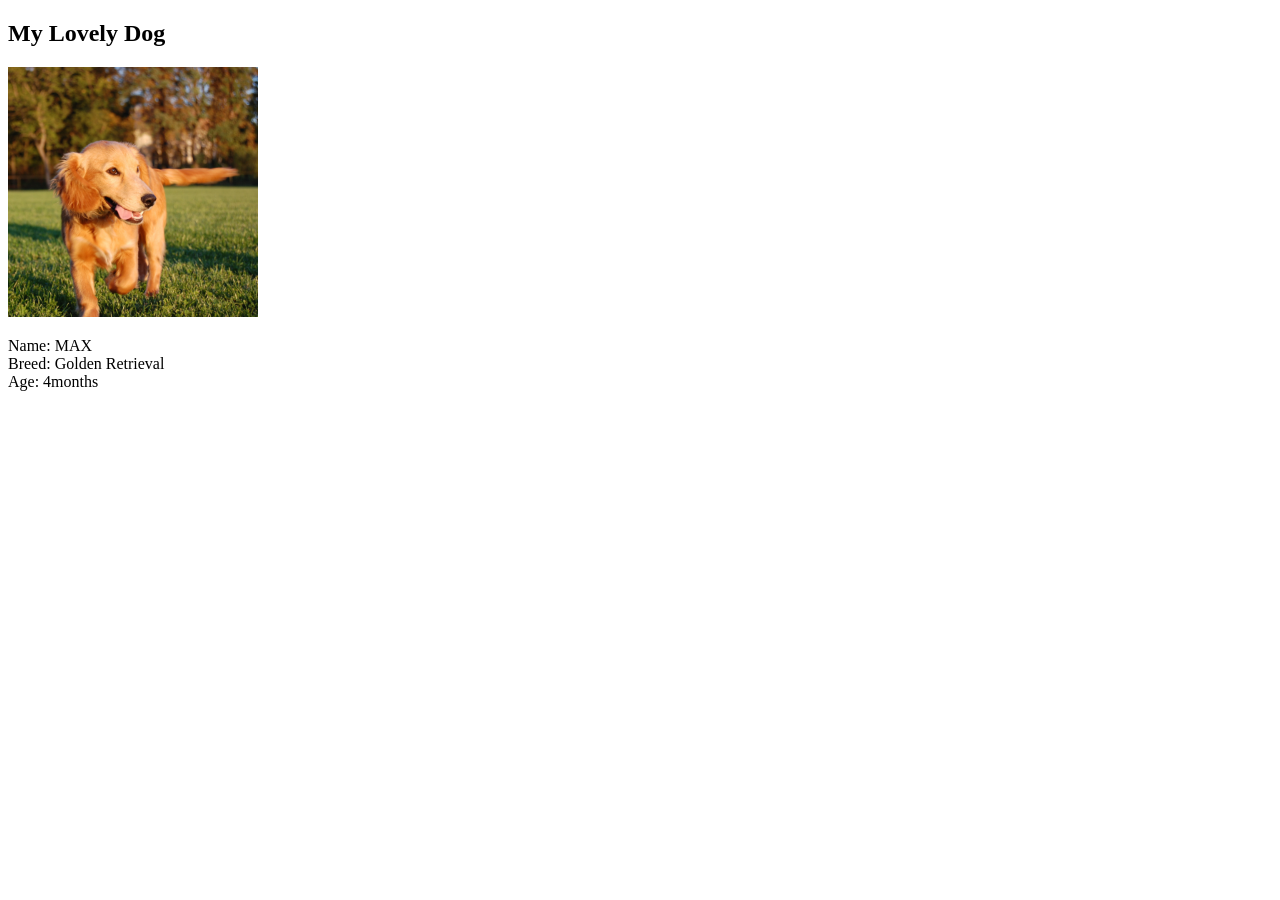
<file: public/index.html>
<!DOCTYPE html>
<html>

<head>
    <title>My Lovely Dog</title>
</head>

<body>
    <h2>My Lovely Dog</h2>
    <img src="images/dog.jpg" width="250px" height="250px">

    <p>
        Name: MAX<br>
        Breed: Golden Retrieval<br>
        Age: 4months<br>
    </p>
</body>

</html>
</file>
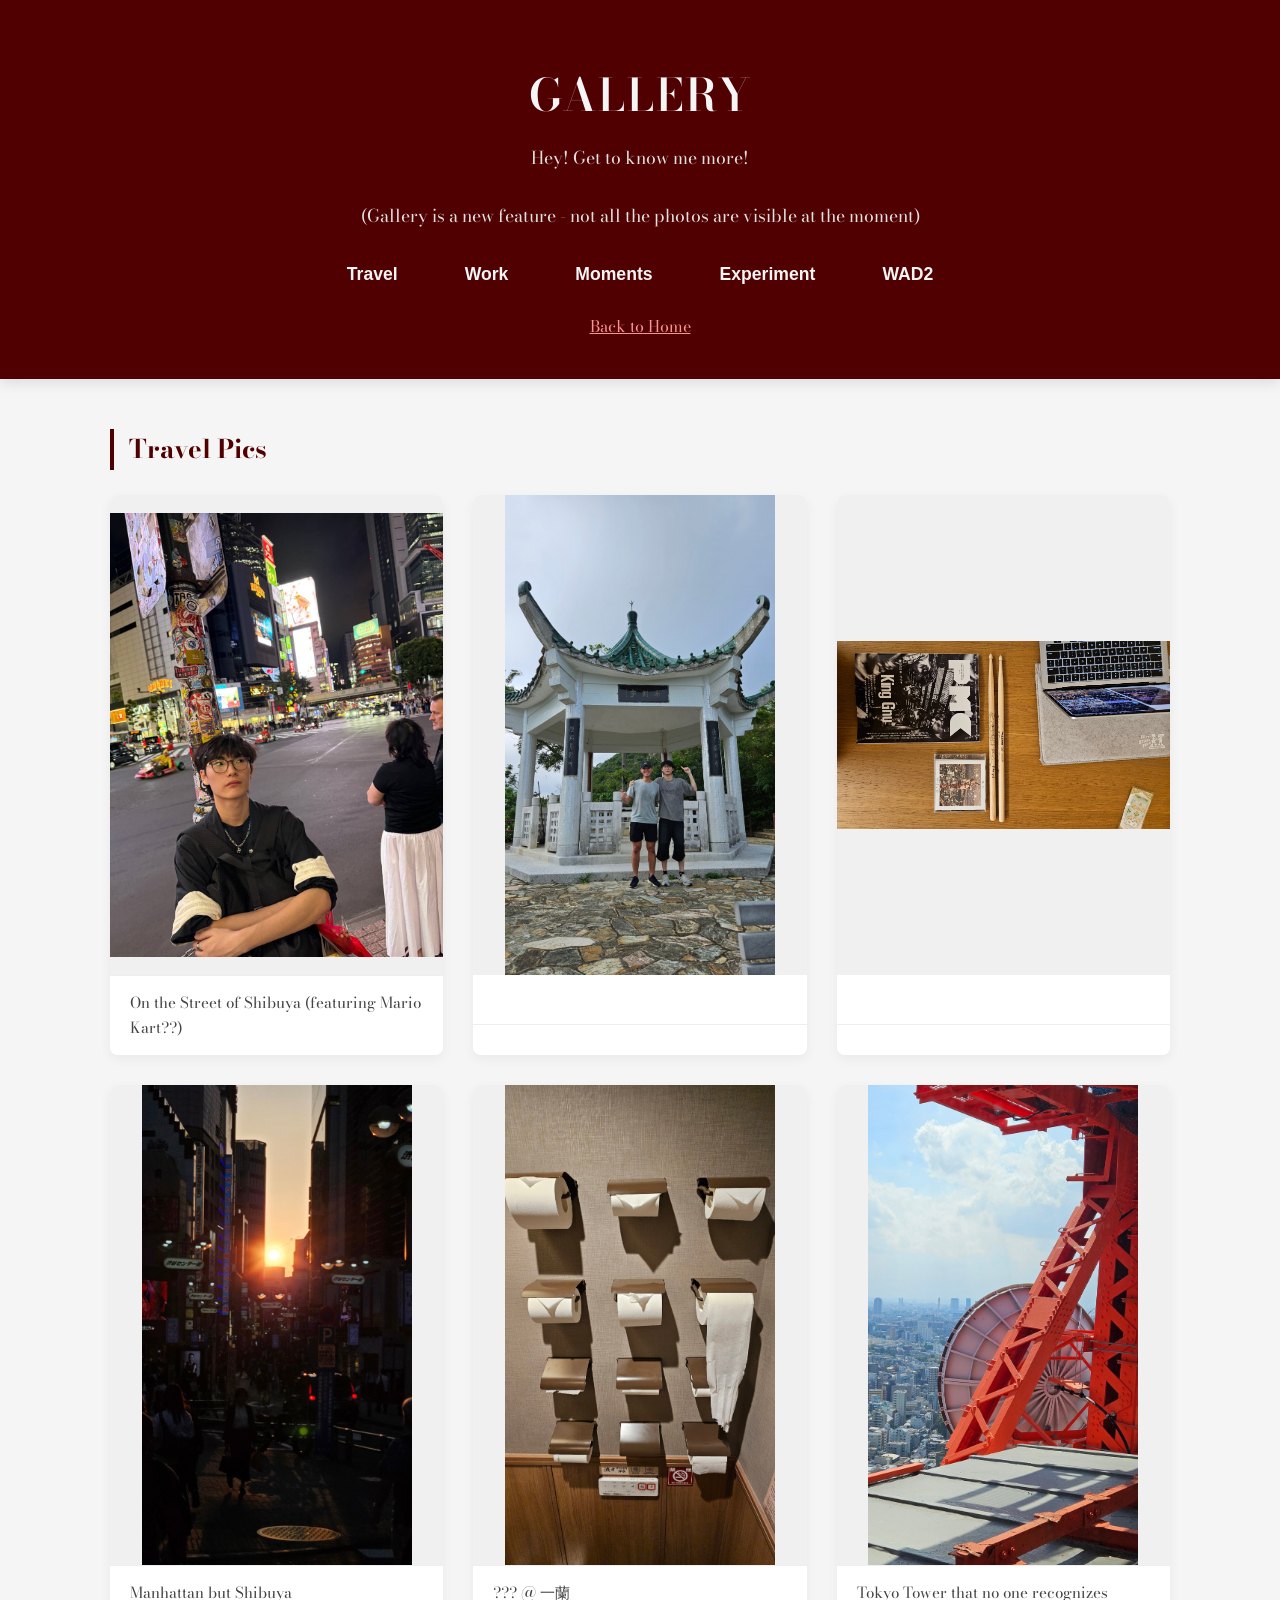
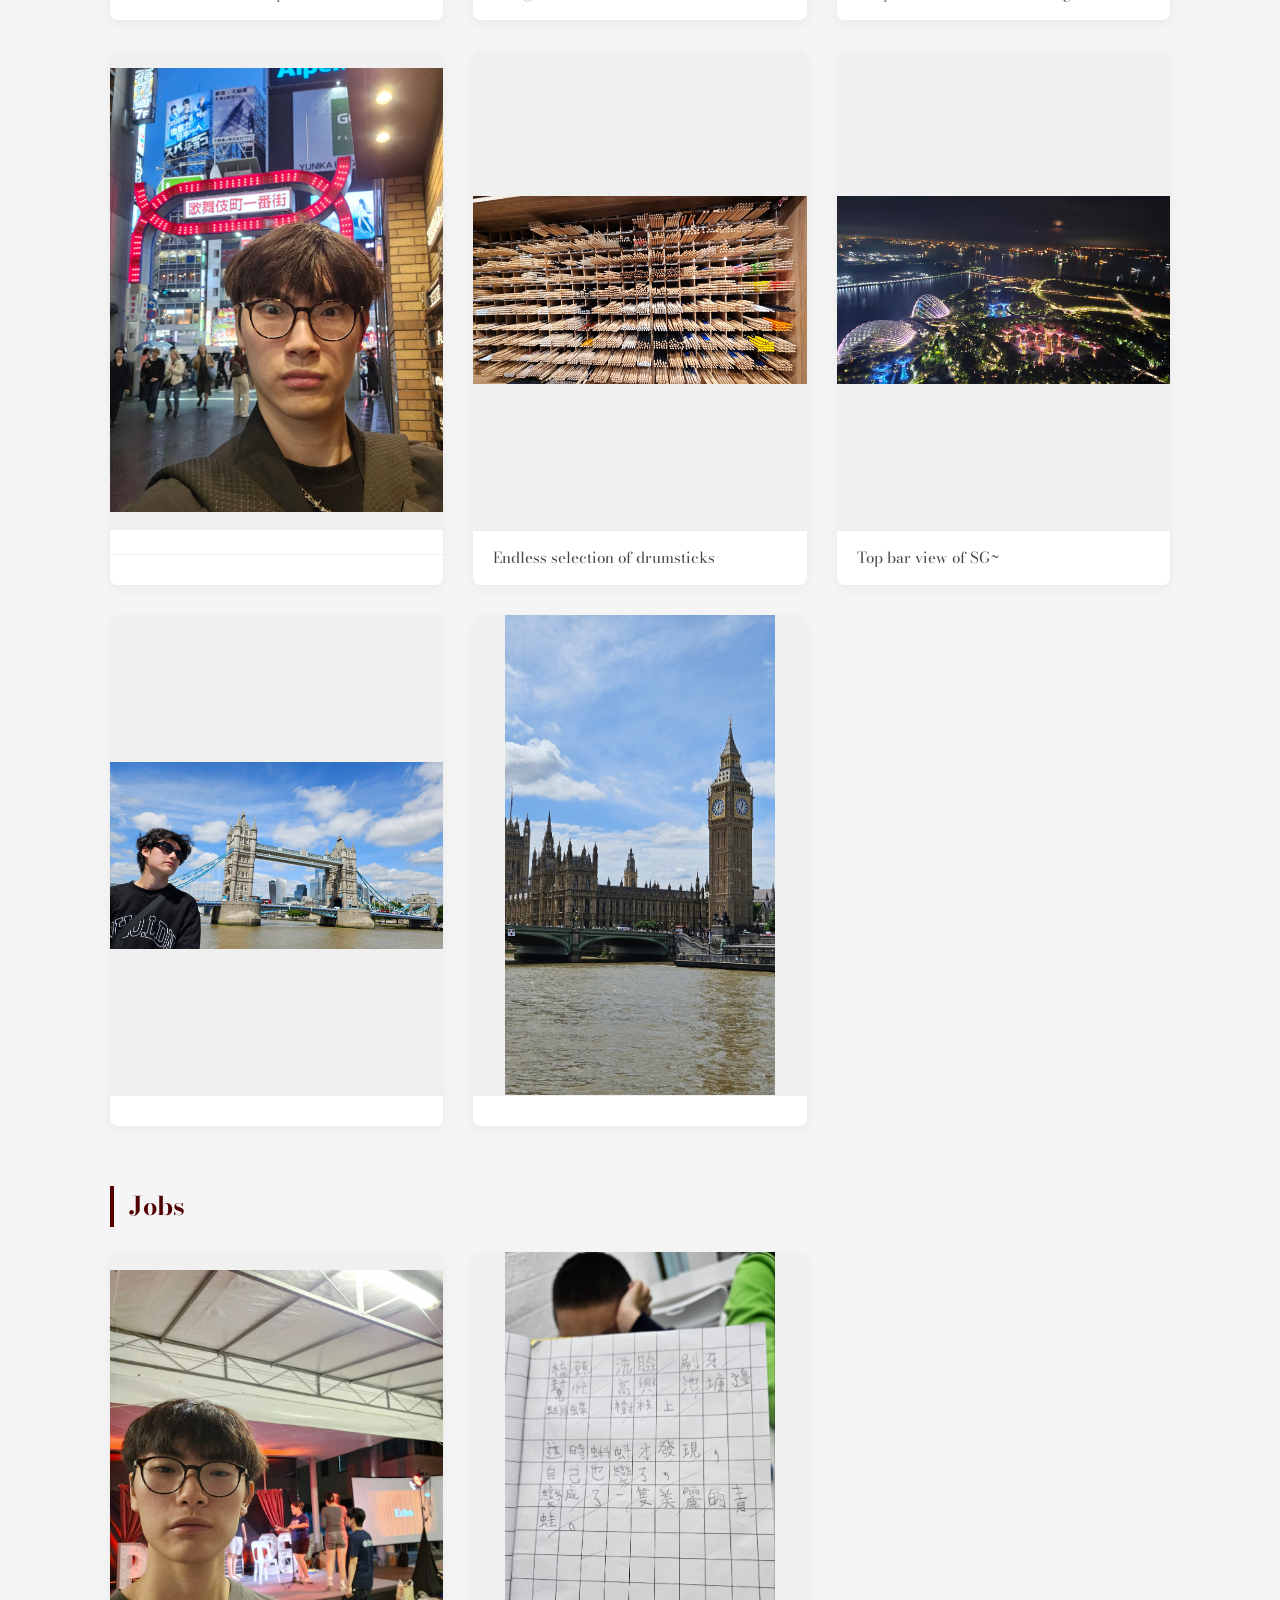
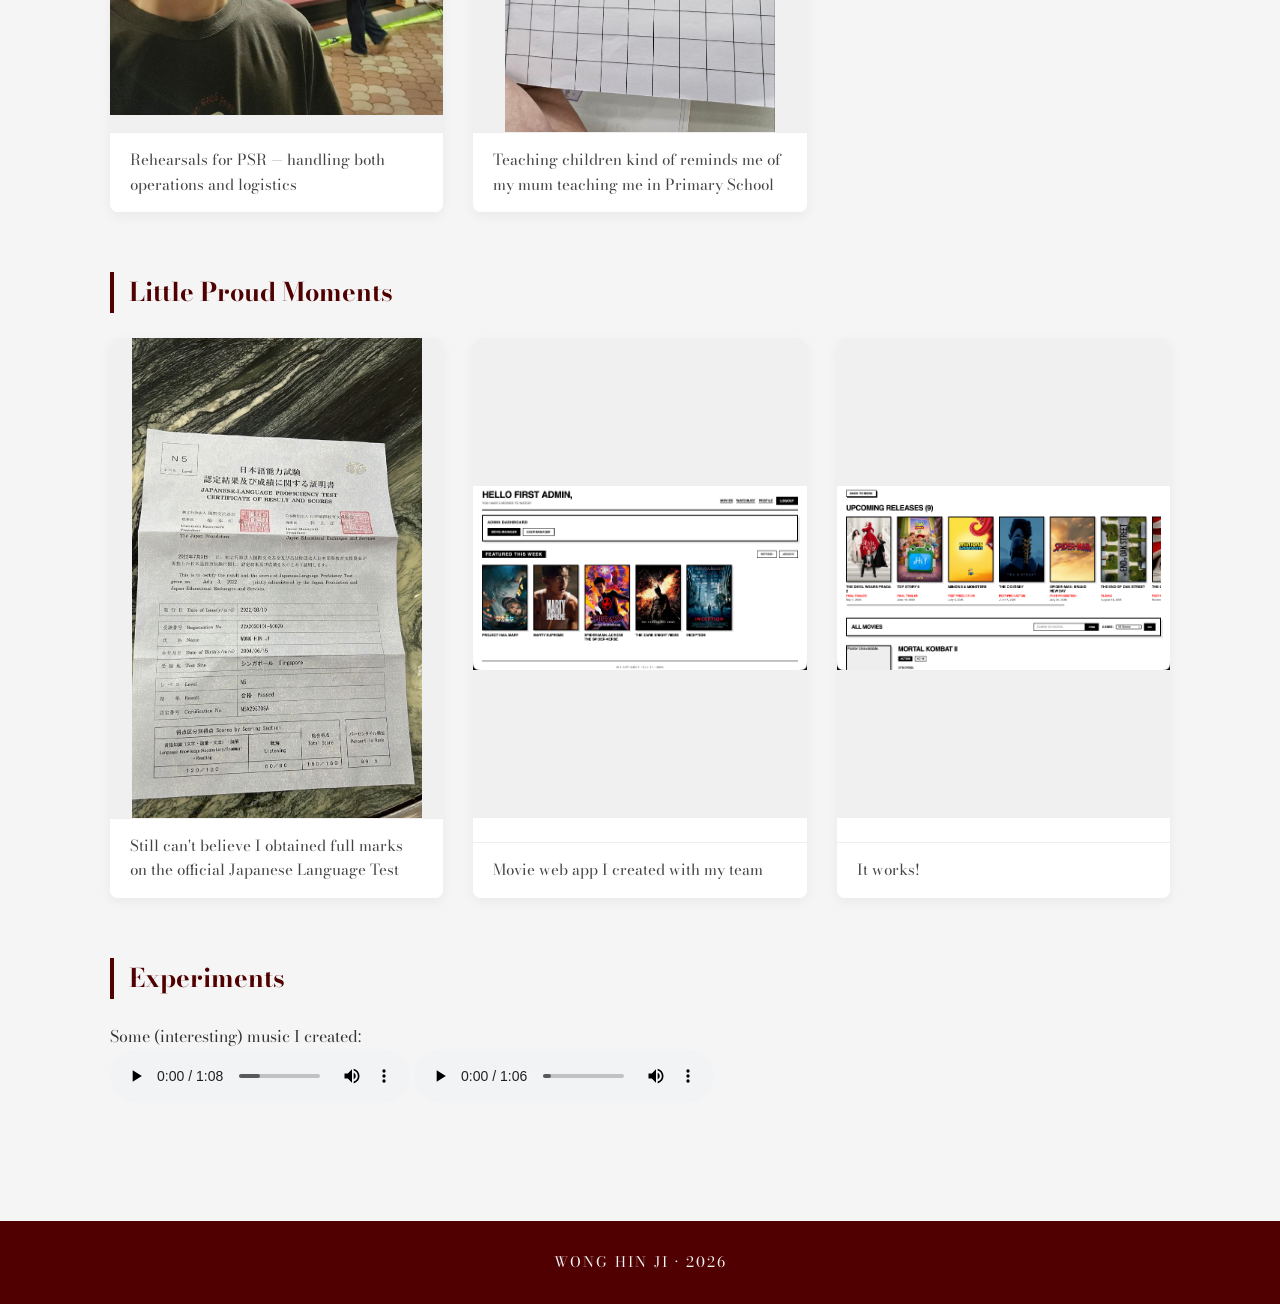
<file: gallery.html>
<!-- <!DOCTYPE html>
<html lang="en">
<head>
    <meta charset="UTF-8">
    <meta name="viewport" content="width=device-width, initial-scale=1.0">
    <title>HJ's Gallery</title>
    <link rel="stylesheet" href="gallery.css">
</head>
<body>
    <div id="intro">
        <h1>Gallery</h1>
        <p>Welcome! Get to know me more! (Gallery is a NEW feature, not all the photos are visible at the moment)</p>
    </div>
    <div id="catalogue">
        <li>
            <ul><a href="#travel">Travel Pics</a></ul>
            <ul><a href="#job">Jobs</a></ul>
            <ul><a href="#achievement">Achievements</a></ul>
        </li>
    </div>
    <div id="content">
        <div id="travel">
            <figure>
                <img src="img/shibuyaKart.jpeg" alt="">
                <figcaption>On the Street of Shibuya (featuring Mario Kart??)</figcaption>
            </figure>
        </div>
        <div id="job">
            <figure>
                <img src="img/psrLogistics.jpeg" alt="">
                <figcaption>Rehearsals for PSR - was doing both operations and logistics matters</figcaption>
            </figure>
        </div>
        <div id="achievement">
            <figure>
                <img src="img/jlpt.jpeg" alt="">
                <figcaption>Till today I still can't believe I obtained full marks in the offical Japanese Language Test</figcaption>
            </figure>
        </div>
    </div>
</body>
<footer>
    <br>
    <hr>
    WONG HIN JI • 2026
</footer>
</html> -->

<!DOCTYPE html>
<html lang="en">
<head>
    <meta charset="UTF-8">
    <meta name="viewport" content="width=device-width, initial-scale=1.0">
    <title>HJ's Gallery</title>
    <link rel="icon" type="image/x-icon" href="img/favicon.ico">
    <link rel="stylesheet" href="gallery.css">
    <link rel="preconnect" href="https://fonts.googleapis.com">
    <link rel="preconnect" href="https://fonts.gstatic.com" crossorigin>
    <link href="https://fonts.googleapis.com/css2?family=Inter:wght@300;400;600&display=swap" rel="stylesheet">
    <link rel="preconnect" href="https://fonts.googleapis.com">
    <link rel="preconnect" href="https://fonts.gstatic.com" crossorigin>
    <link href="https://fonts.googleapis.com/css2?family=Bodoni+Moda:ital,opsz,wght@0,6..96,400..900;1,6..96,400..900&display=swap" rel="stylesheet">
    <link rel="preconnect" href="https://fonts.googleapis.com">
    <link rel="preconnect" href="https://fonts.gstatic.com" crossorigin>
    <link href="https://fonts.googleapis.com/css2?family=Oranienbaum&display=swap" rel="stylesheet">
</head>
<body>
    <header class="main-header">
        <div id="intro">
            <h1>Gallery</h1>
            <p>Hey! Get to know me more!</p>
            <p>(Gallery is a new feature - not all the photos are visible at the moment)</p>
        </div>
        <nav id="catalogue">
            <ul>
                <li><a href="#travel">Travel</a></li>
                <li><a href="#job">Work</a></li>
                <li><a href="#achievement">Moments</a></li>
                <li><a href="#experiment">Experiment</a></li>
                <li><a href="#wad2">WAD2</a></li>
            </ul>
        </nav>
        <br>
        <a href="index.html">Back to Home</a>
    </header>

    <div class="container">
        <main id="content">
            <section id="travel" class="gallery-section">
                <h2>Travel Pics</h2>
                <div class="grid-container">
                    <figure>
                        <div class="img-wrapper">
                            <img src="img/shibuyaKart.jpeg" alt="Driving karts in Shibuya">
                        </div>
                        <figcaption>On the Street of Shibuya (featuring Mario Kart??)</figcaption>
                    </figure>
                    <figure>
                        <div class="img-wrapper">
                            <img src="img/pavillionNLS.jpeg" alt="">
                        </div>
                        <figcaption></figcaption>
                    </figure>
                    <figure>
                        <div class="img-wrapper">
                            <img src="img/kinggnuproducts.jpeg" alt="">
                        </div>
                        <figcaption></figcaption>
                    </figure>
                    <figure>
                        <div class="img-wrapper">
                            <img src="img/shibuyasun.jpeg" alt="">
                        </div>
                        <figcaption>Manhattan but Shibuya</figcaption>
                    </figure>
                    <figure>
                        <div class="img-wrapper">
                            <img src="img/toiletpaper.jpeg" alt="">
                        </div>
                        <figcaption>??? @ 一蘭</figcaption>
                    </figure>
                    <figure>
                        <div class="img-wrapper">
                            <img src="img/tokyotowertop.jpeg" alt="">
                        </div>
                        <figcaption>Tokyo Tower that no one recognizes</figcaption>
                    </figure>
                    <figure>
                        <div class="img-wrapper">
                            <img src="img/kabukicho.jpeg" alt="">
                        </div>
                        <figcaption></figcaption>
                    </figure>
                    <figure>
                        <div class="img-wrapper">
                            <img src="img/ikebe.jpeg" alt="">
                        </div>
                        <figcaption>Endless selection of drumsticks</figcaption>
                    </figure>
                    <figure>
                        <div class="img-wrapper">
                            <img src="img/sgview.jpeg" alt="">
                        </div>
                        <figcaption>Top bar view of SG~</figcaption>
                    </figure>
                    <figure>
                        <div class="img-wrapper">
                            <img src="img/towerbridge.jpeg" alt="">
                        </div>
                        <figcaption></figcaption>
                    </figure>
                    <figure>
                        <div class="img-wrapper">
                            <img src="img/londonclock.jpeg" alt="">
                        </div>
                        <figcaption></figcaption>
                    </figure>
            </section>

            <section id="job" class="gallery-section">
                <h2>Jobs</h2>
                <div class="grid-container">
                    <figure>
                        <div class="img-wrapper">
                            <img src="img/psrLogistics.jpeg" alt="PSR Rehearsals">
                        </div>
                        <figcaption>Rehearsals for PSR — handling both operations and logistics</figcaption>
                    </figure>
                    <figure>
                        <div class="img-wrapper">
                            <img src="img/copybook.jpeg" alt="">
                        </div>
                        <figcaption>Teaching children kind of reminds me of my mum teaching me in Primary School</figcaption>
                    </figure>
                </div>
            </section>

            <section id="achievement" class="gallery-section">
                <h2>Little Proud Moments</h2>
                <div class="grid-container">
                    <figure>
                        <div class="img-wrapper">
                            <img src="img/jlpt.jpeg" alt="JLPT Certificate">
                        </div>
                        <figcaption>Still can't believe I obtained full marks on the official Japanese Language Test</figcaption>
                    </figure>
                    <figure>
                        <div class="img-wrapper">
                            <img src="img/menupage.png" alt="" srcset="">
                        </div>
                        <figcaption>Movie web app I created with my team</figcaption>
                    </figure>
                    <figure>
                        <div class="img-wrapper">
                            <img src="img/moviepage.png" alt="" srcset="">
                        </div>
                        <figcaption>It works!</figcaption>
                    </figure>
                </div>
            </section>

            <section id="experiment" class="gallery-section">
                <h2>Experiments</h2>
                <div>
                    Some (interesting) music I created: <br>
                    <audio src="audio/null.mp3" controls></audio>
                    <audio src="audio/Sunny Car Ride On Mountain (alpha 1.2).mp3" controls></audio>
                </div>
            </section>
        </main>
    </div>

    <footer>
        <p>WONG HIN JI &bull; 2026</p>
    </footer>
</body>
</html>
</file>
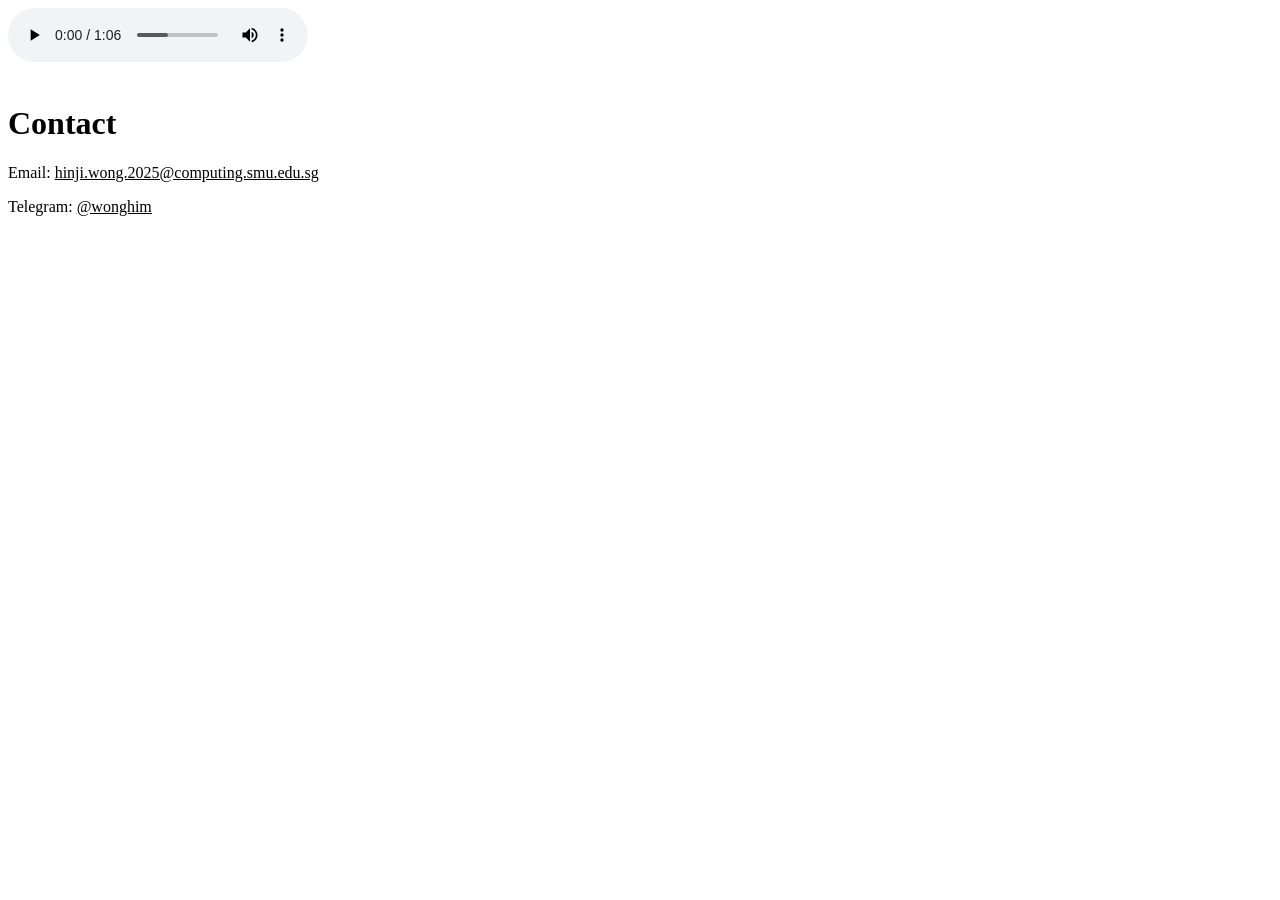
<file: sdf.html>
<!DOCTYPE html>
<html lang="en">
<head>
    <meta charset="UTF-8">
    <meta name="viewport" content="width=device-width, initial-scale=1.0">
    <title>Document</title>
</head>
<body>
    <audio src="audio/Sunny Car Ride On Mountain (alpha 1.2).mp3" controls></audio>
    <div id="contact">
        <br>
        <h1>Contact</h1>
        <p>Email: <u>hinji.wong.2025@computing.smu.edu.sg</u></p>
        <p>Telegram: <u>@wonghim</u></p>
        <br>
    </div>
</body>
</html>
</file>
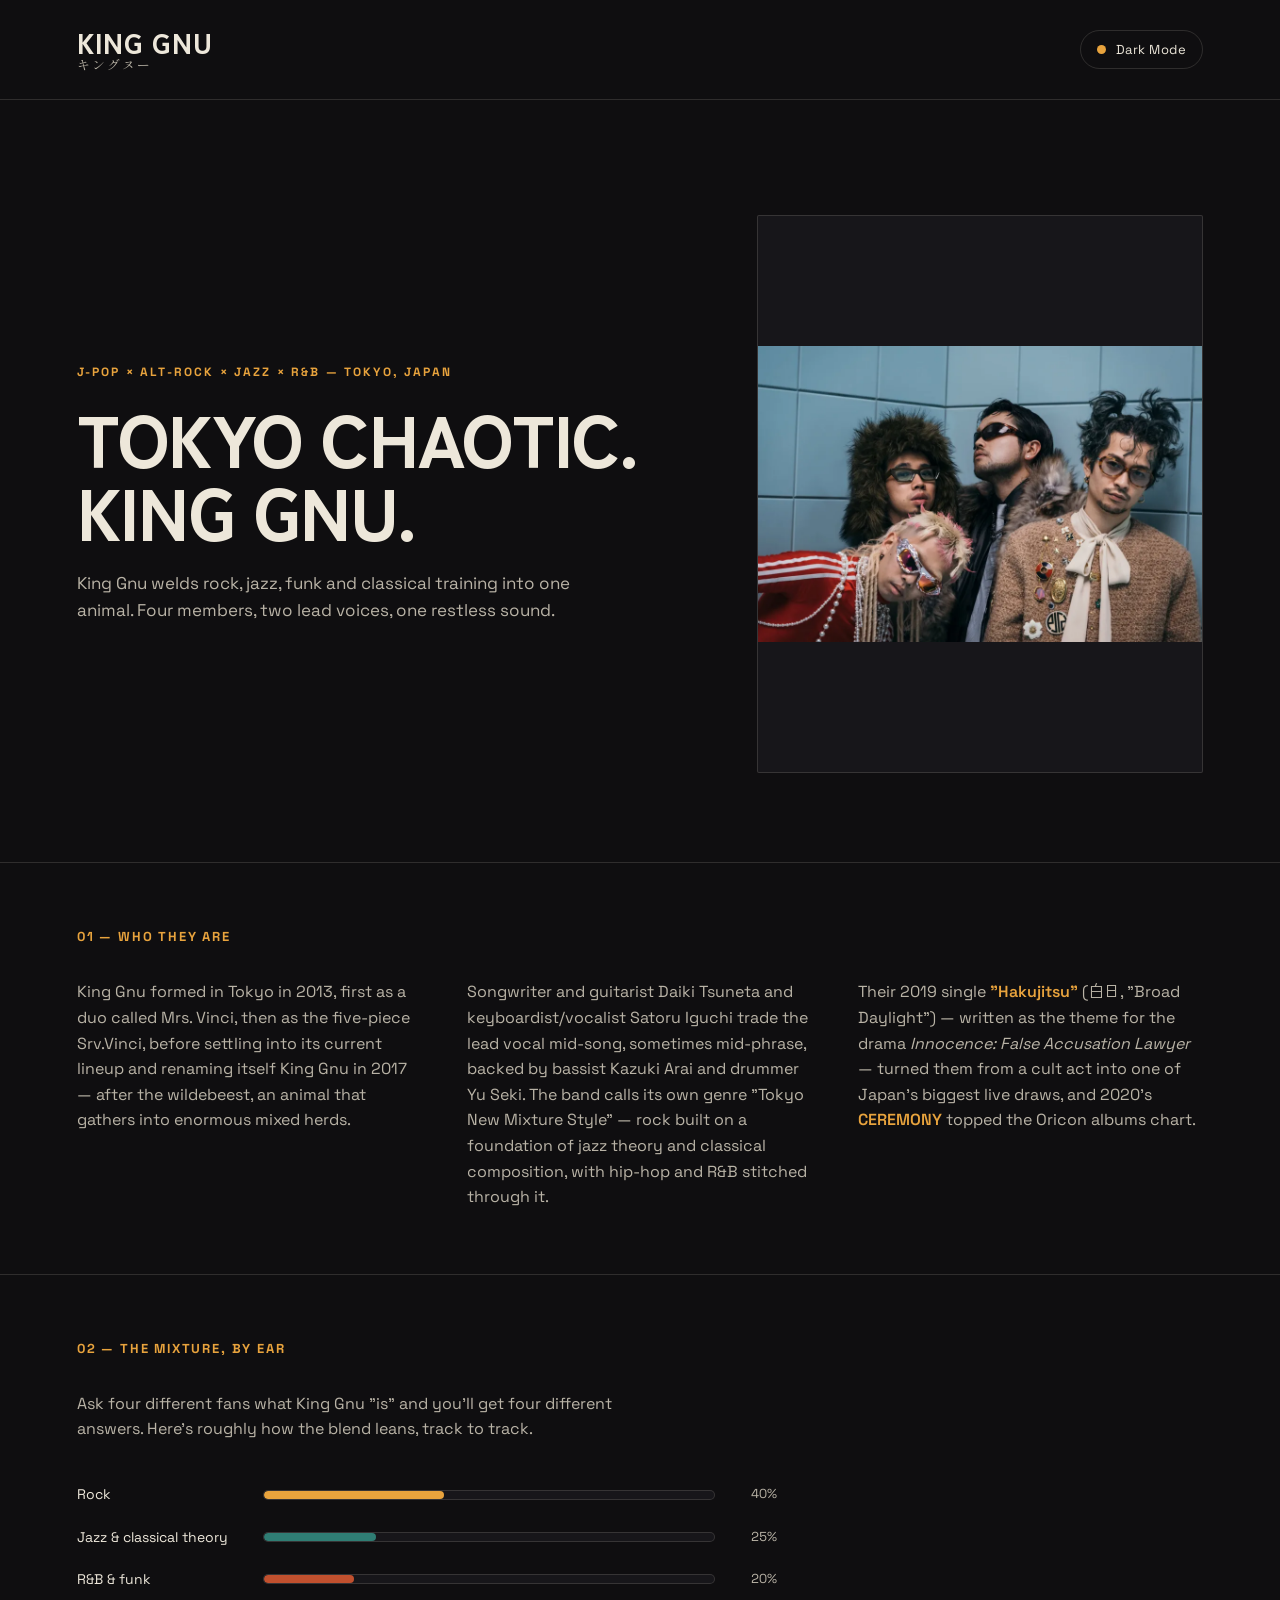
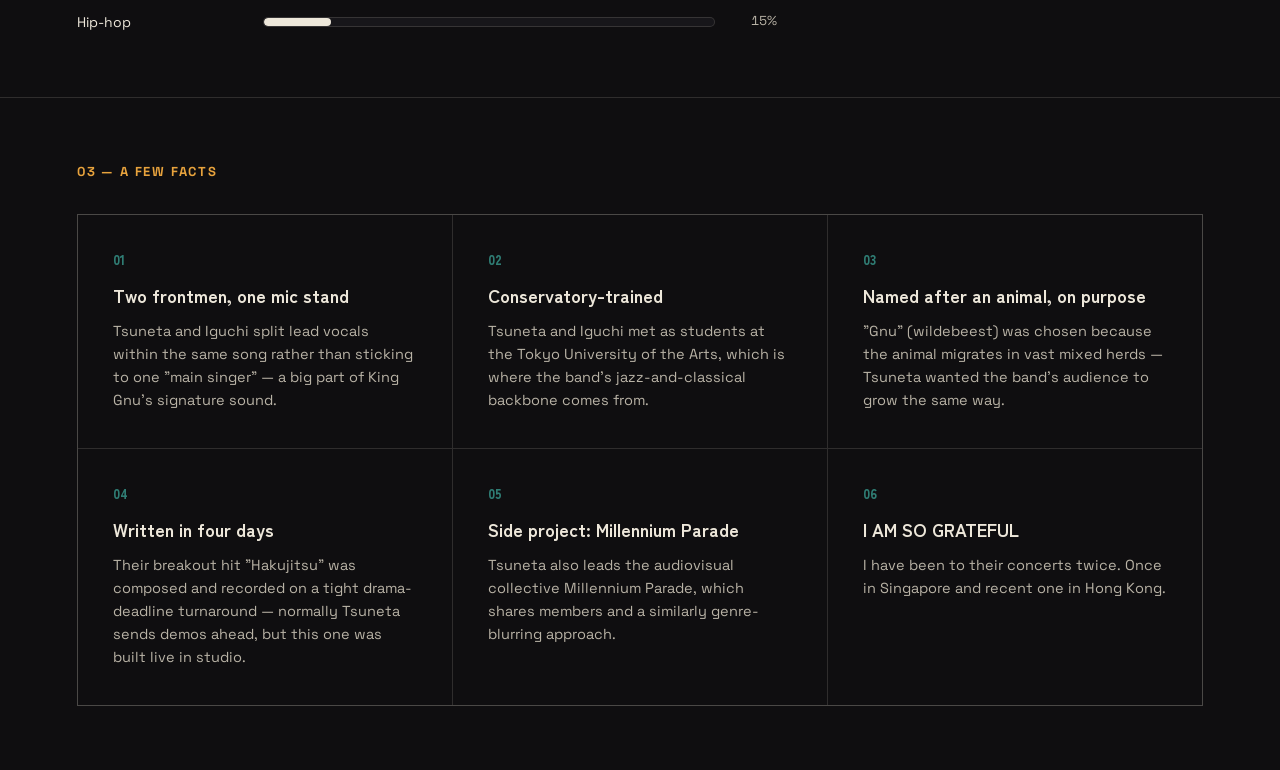
<file: fp/fanpage.html>
<!DOCTYPE html>
<html lang="en" data-theme="dark">
<head>
<meta charset="UTF-8">
<meta name="viewport" content="width=device-width, initial-scale=1.0">
<title>King Gnu — Tokyo New Mixture Style</title>

<!-- Fonts: a bold Japanese-capable display face + a technical grotesk for body/UI -->
<link rel="preconnect" href="https://fonts.googleapis.com">
<link rel="preconnect" href="https://fonts.gstatic.com" crossorigin>
<link href="https://fonts.googleapis.com/css2?family=Zen+Kaku+Gothic+New:wght@500;700;900&family=Space+Grotesk:wght@400;500;700&family=Shippori+Mincho:wght@600&display=swap" rel="stylesheet">

<link rel="stylesheet" href="fanpage.css">
</head>
<body>

  <!-- ============ NAV / THEME SWITCH ============ -->
  <header class="site-header">
    <div class="wordmark">
      <span class="wordmark-en">KING GNU</span>
      <span class="wordmark-jp">キングヌー</span>
    </div>

    <button id="theme-toggle" class="theme-toggle" type="button" aria-label="Cycle page theme">
      <span class="theme-toggle-dot" aria-hidden="true"></span>
      <span id="theme-toggle-label">Dark Mode</span>
    </button>
  </header>

  <main>

    <!-- ============ HERO ============ -->
    <section class="hero">
      <div class="hero-text">
        <p class="eyebrow">J-POP × ALT-ROCK × JAZZ × R&amp;B — TOKYO, JAPAN</p>
        <h1 class="hero-title">
          TOKYO CHAOTIC.<br>KING GNU.
        </h1>
        <p class="hero-sub">
          King Gnu welds rock, jazz, funk and classical training into one animal.
          Four members, two lead voices, one restless sound.
        </p>
      </div>

      <div class="hero-photo-frame">
        <img src="king-gnu-press-photo-bb-japan-courtesy-2025-billboard-1548.jpg" alt="King Gnu band photo" class="hero-photo">
        <div class="hero-photo-placeholder">
          <span>Drop band photo here</span>
          <span class="placeholder-hint">img src="king-gnu.jpg"</span>
        </div>
      </div>
    </section>

    <!-- ============ BIO ============ -->
    <section class="section bio-section">
      <h2 class="section-label">01 — Who they are</h2>
      <div class="bio-grid">
        <p class="bio-text">
          King Gnu formed in Tokyo in 2013, first as a duo called Mrs. Vinci, then
          as the five-piece Srv.Vinci, before settling into its current lineup and
          renaming itself King Gnu in 2017 — after the wildebeest, an animal that
          gathers into enormous mixed herds.
        </p>
        <p class="bio-text">
          Songwriter and guitarist Daiki Tsuneta and keyboardist/vocalist Satoru
          Iguchi trade the lead vocal mid-song, sometimes mid-phrase, backed by
          bassist Kazuki Arai and drummer Yu Seki. The band calls its own genre
          "Tokyo New Mixture Style" — rock built on a foundation of jazz theory
          and classical composition, with hip-hop and R&amp;B stitched through it.
        </p>
        <p class="bio-text">
          Their 2019 single <span class="hl">"Hakujitsu"</span> (白日, "Broad
          Daylight") — written as the theme for the drama <em>Innocence: False
          Accusation Lawyer</em> — turned them from a cult act into one of
          Japan's biggest live draws, and 2020's <span class="hl">CEREMONY</span>
          topped the Oricon albums chart.
        </p>
      </div>
    </section>

    <!-- ============ SIGNATURE: THE MIXTURE METER ============ -->
    <section class="section mixture-section">
      <h2 class="section-label">02 — The mixture, by ear</h2>
      <p class="mixture-intro">
        Ask four different fans what King Gnu "is" and you'll get four
        different answers. Here's roughly how the blend leans, track to track.
      </p>

      <div class="mixture-meter" role="img" aria-label="Genre blend breakdown: Rock 40%, Jazz and classical theory 25%, R&B and funk 20%, Hip-hop 15%">
        <div class="mixture-row">
          <span class="mixture-tag">Rock</span>
          <div class="mixture-bar"><div class="mixture-fill" style="--pct: 40%; --hue: var(--accent-amber);"></div></div>
          <span class="mixture-pct">40%</span>
        </div>
        <div class="mixture-row">
          <span class="mixture-tag">Jazz &amp; classical theory</span>
          <div class="mixture-bar"><div class="mixture-fill" style="--pct: 25%; --hue: var(--accent-teal);"></div></div>
          <span class="mixture-pct">25%</span>
        </div>
        <div class="mixture-row">
          <span class="mixture-tag">R&amp;B &amp; funk</span>
          <div class="mixture-bar"><div class="mixture-fill" style="--pct: 20%; --hue: var(--accent-rust);"></div></div>
          <span class="mixture-pct">20%</span>
        </div>
        <div class="mixture-row">
          <span class="mixture-tag">Hip-hop</span>
          <div class="mixture-bar"><div class="mixture-fill" style="--pct: 15%; --hue: var(--accent-bone);"></div></div>
          <span class="mixture-pct">15%</span>
        </div>
      </div>
    </section>

    <!-- ============ FACTS ============ -->
    <section class="section facts-section">
      <h2 class="section-label">03 — A few facts</h2>
      <div class="facts-grid">
        <article class="fact-card">
          <span class="fact-index">01</span>
          <h3>Two frontmen, one mic stand</h3>
          <p>Tsuneta and Iguchi split lead vocals within the same song rather
          than sticking to one "main singer" — a big part of King Gnu's
          signature sound.</p>
        </article>
        <article class="fact-card">
          <span class="fact-index">02</span>
          <h3>Conservatory-trained</h3>
          <p>Tsuneta and Iguchi met as students at the Tokyo University of the
          Arts, which is where the band's jazz-and-classical backbone comes
          from.</p>
        </article>
        <article class="fact-card">
          <span class="fact-index">03</span>
          <h3>Named after an animal, on purpose</h3>
          <p>"Gnu" (wildebeest) was chosen because the animal migrates in vast
          mixed herds — Tsuneta wanted the band's audience to grow the same
          way.</p>
        </article>
        <article class="fact-card">
          <span class="fact-index">04</span>
          <h3>Written in four days</h3>
          <p>Their breakout hit "Hakujitsu" was composed and recorded on a
          tight drama-deadline turnaround — normally Tsuneta sends demos ahead,
          but this one was built live in studio.</p>
        </article>
        <article class="fact-card">
          <span class="fact-index">05</span>
          <h3>Side project: Millennium Parade</h3>
          <p>Tsuneta also leads the audiovisual collective Millennium Parade,
          which shares members and a similarly genre-blurring approach.</p>
        </article>
        <article class="fact-card">
          <span class="fact-index">06</span>
          <h3>I AM SO GRATEFUL</h3>
          <p>I have been to their concerts twice. Once in Singapore and recent one in Hong Kong.</p>
        </article>
      </div>
    </section>



  </main>
<script src="fanpage.js"></script>
</body>
</html>
</file>
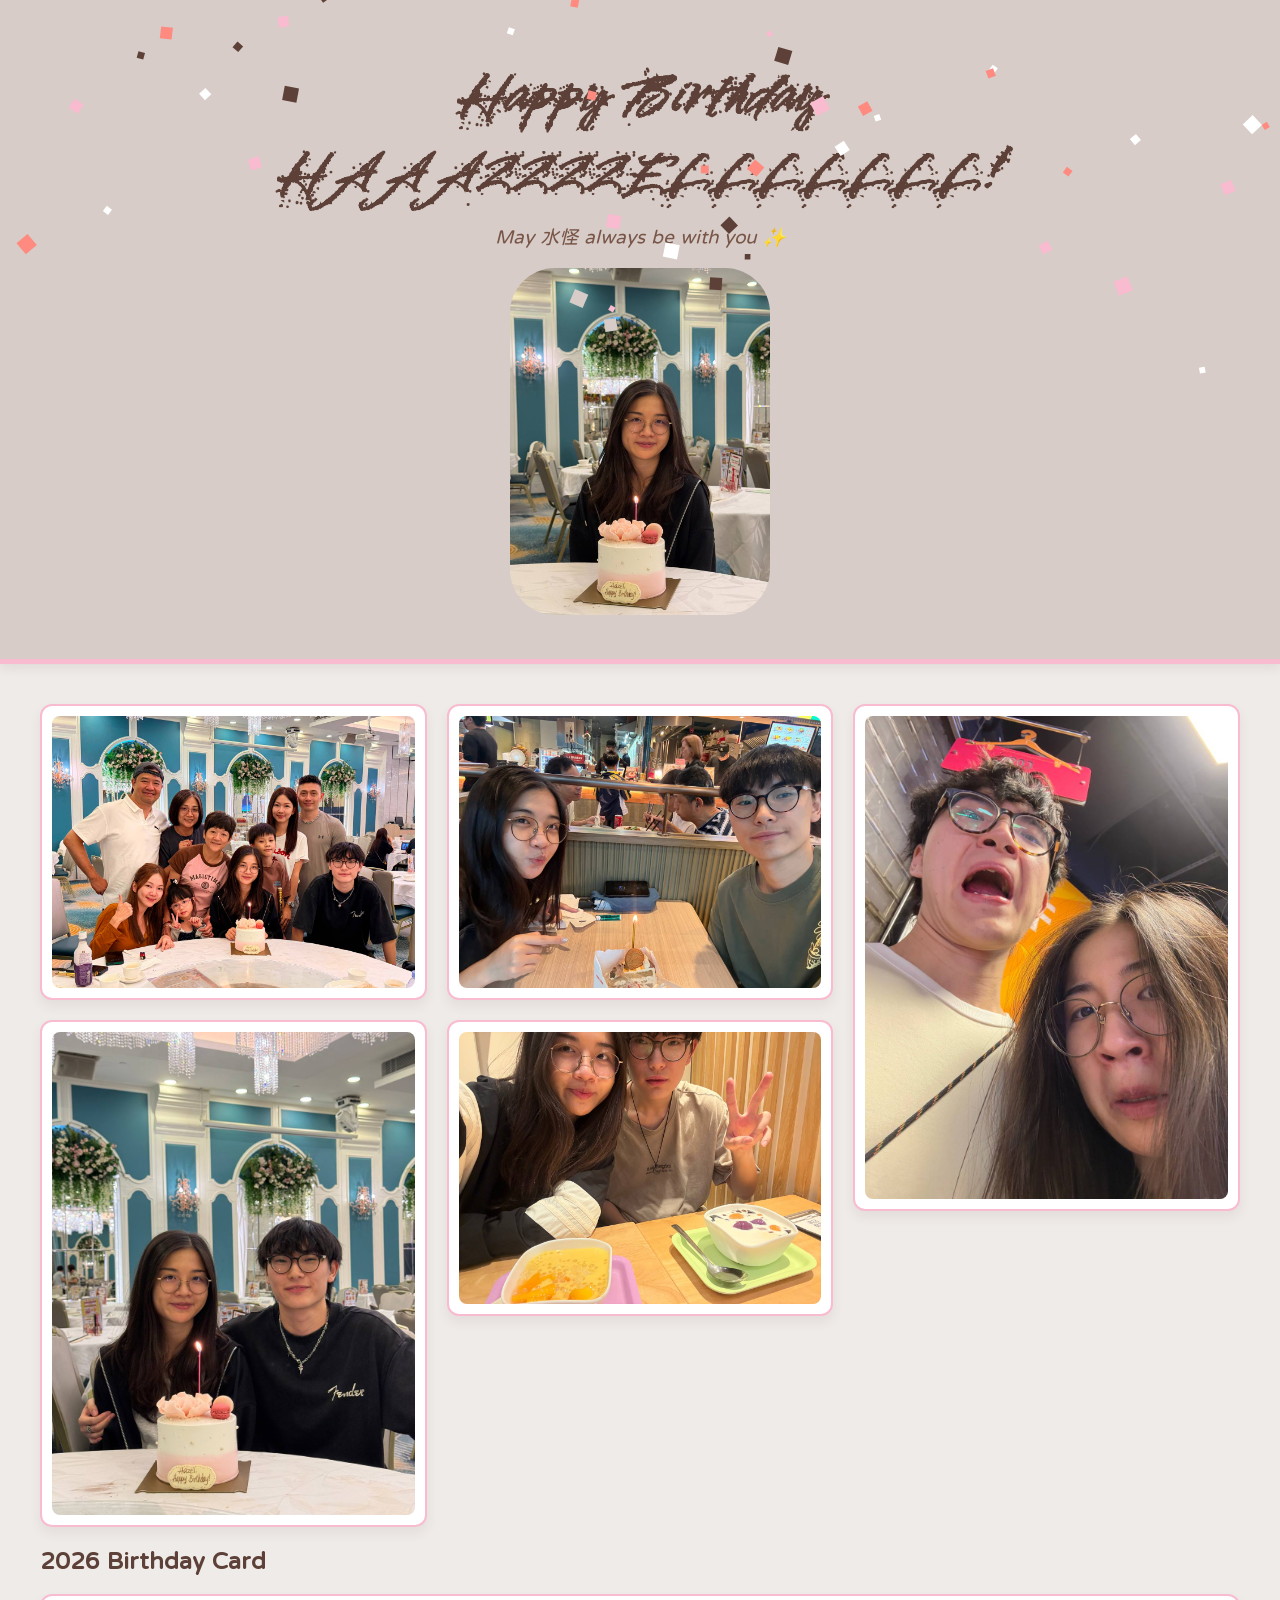
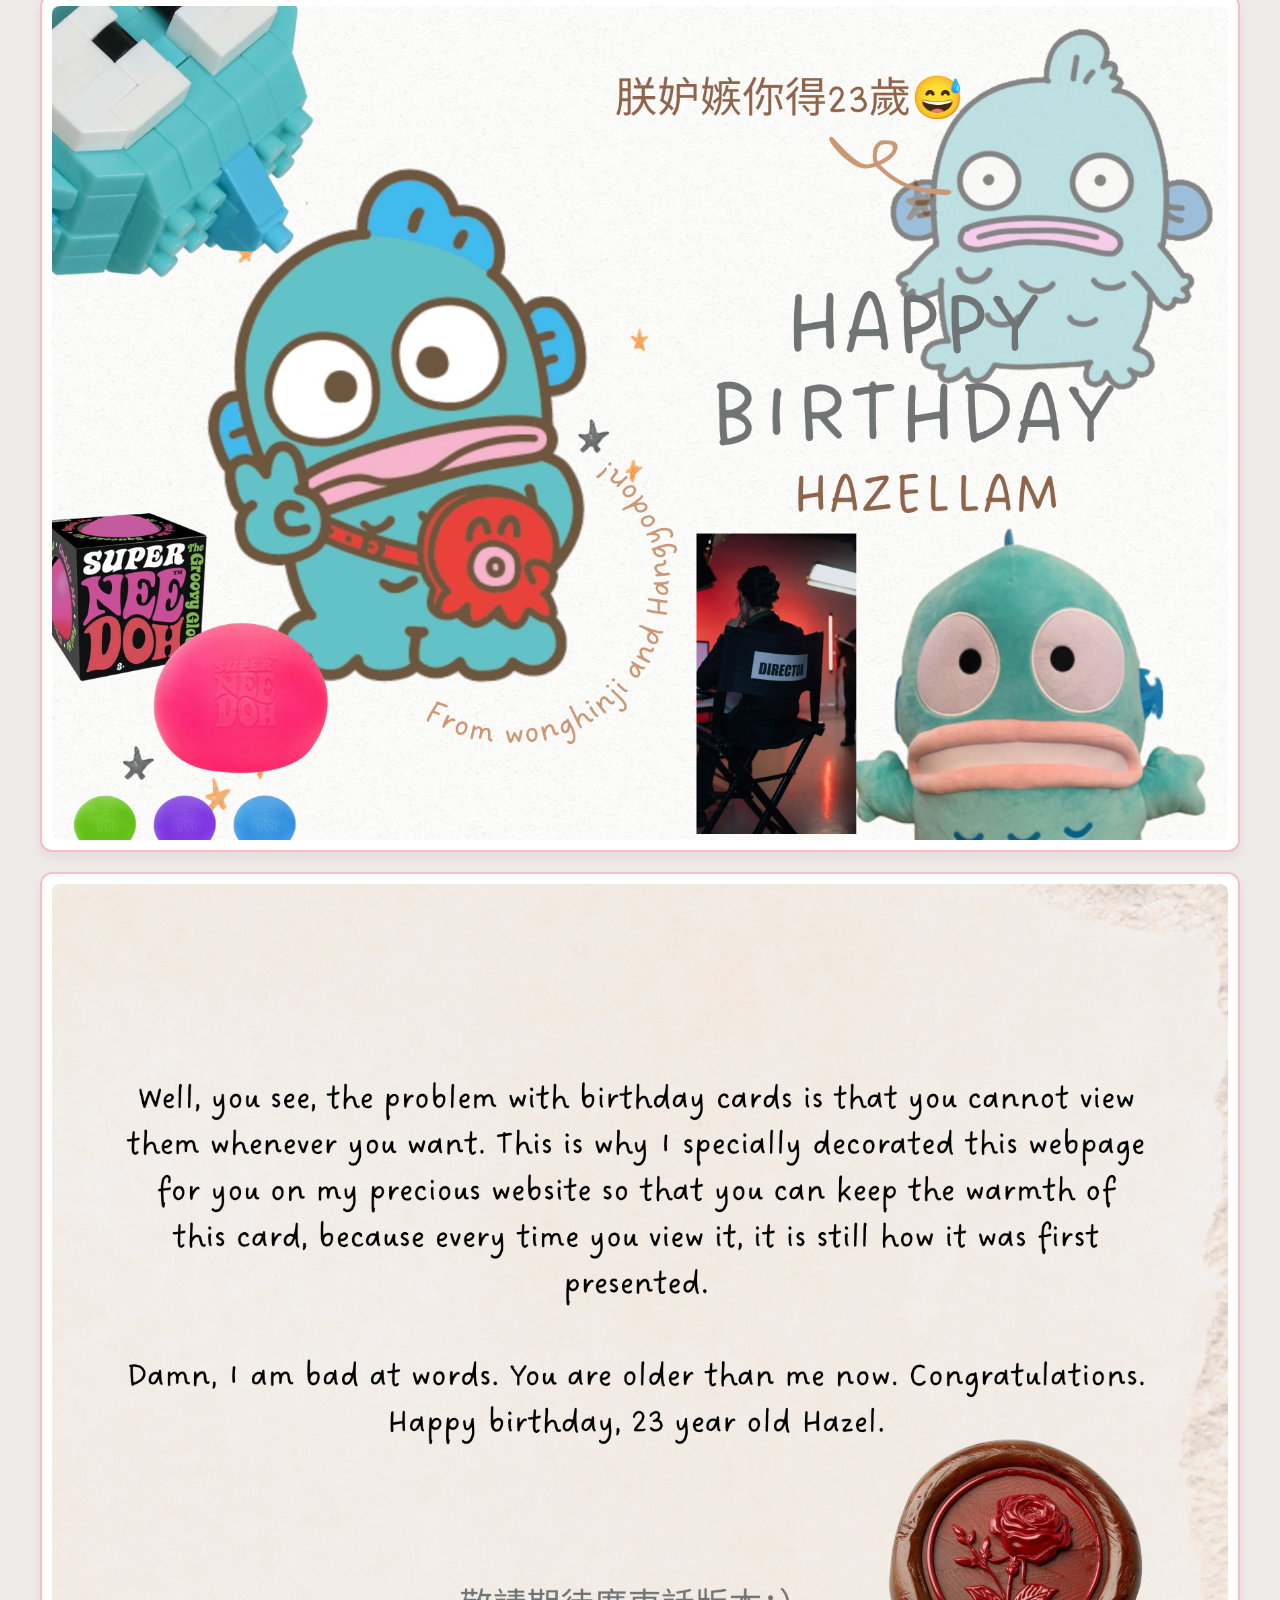
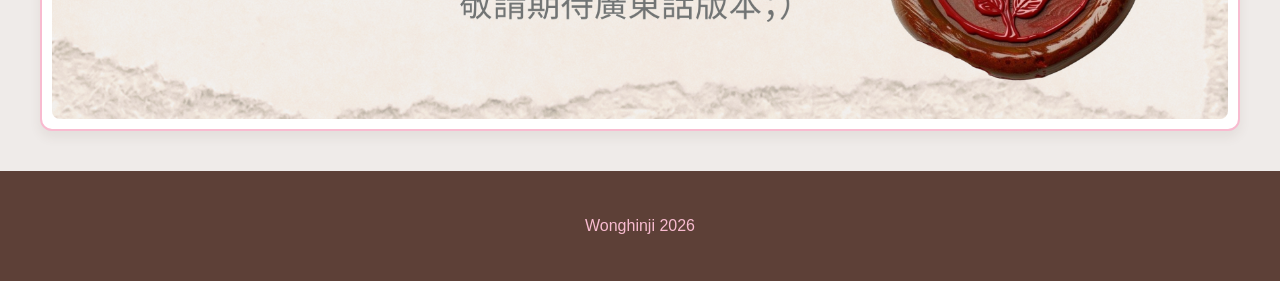
<file: lsybd26/lsybd26.html>
<!DOCTYPE html>
<html lang="en">

<head>
  <meta charset="UTF-8">
  <meta name="viewport" content="width=device-width, initial-scale=1.0">
  <link rel="preconnect" href="https://fonts.googleapis.com">
  <link rel="preconnect" href="https://fonts.gstatic.com" crossorigin>
  <link href="https://fonts.googleapis.com/css2?family=Splash&display=swap" rel="stylesheet">
  <link rel="preconnect" href="https://fonts.googleapis.com">
  <link rel="preconnect" href="https://fonts.gstatic.com" crossorigin>
  <link href="https://fonts.googleapis.com/css2?family=Huninn&display=swap" rel="stylesheet">
  <title>Birthday Card</title>
  <style>
    /* --- Color Palette --- 
           Dark Brown: #5D4037
           Light Brown: #D7CCC8
           Warm Background: #EFEBE9
           Pink Accent: #F8BBD0
        */

    :root {
      --dark-brown: #5D4037;
      --light-brown: #D7CCC8;
      --bg-color: #EFEBE9;
      --pink-accent: #F8BBD0;
    }

    body {
      margin: 0;
      padding: 0;
      background-color: var(--bg-color);
      font-family: 'Segoe UI', Tahoma, Geneva, Verdana, sans-serif;
      color: var(--dark-brown);
      overflow-x: hidden;
    }

    /* Confetti Canvas */
    #confetti {
      position: fixed;
      top: 0;
      left: 0;
      width: 100%;
      height: 100%;
      pointer-events: none;
      /* Lets you click through the confetti */
      z-index: 9999;
    }

    /* Header Section */
    header {
      text-align: center;
      padding: 60px 20px 40px;
      background-color: var(--light-brown);
      border-bottom: 5px solid var(--pink-accent);
      box-shadow: 0 4px 10px rgba(93, 64, 55, 0.1);
    }

    h1 {
      font-family: "Splash", cursive;

      font-size: 3rem;
      margin: 0;
      color: var(--dark-brown);
      letter-spacing: 2px;
    }
    h2 {
      font-family: "Huninn", sans-serif;
    }
    p.subtitle {
      font-size: 1.2rem;
      margin-top: 10px;
      color: #795548;
      font-style: italic;
      font-family: "Huninn", sans-serif;
    }

    /* Masonry Image Gallery */
    .gallery-container {
      max-width: 1200px;
      margin: 40px auto;
      padding: 0 20px;
    }

    .gallery {
      column-count: 1;
      column-gap: 20px;
    }

    /* Responsive Breakpoints for Grid */
    @media (min-width: 600px) {
      .gallery {
        column-count: 2;
      }
    }

    @media (min-width: 900px) {
      .gallery {
        column-count: 3;
      }
    }

    .gallery-item {
      break-inside: avoid;
      /* Prevents images from splitting across columns */
      margin-bottom: 20px;
      background-color: #fff;
      padding: 10px;
      border-radius: 12px;
      box-shadow: 0 6px 12px rgba(93, 64, 55, 0.08);
      border: 2px solid var(--pink-accent);
      transition: transform 0.3s ease;
    }

    .gallery-item:hover {
      transform: translateY(-5px);
      box-shadow: 0 10px 20px rgba(93, 64, 55, 0.15);
    }

    .gallery-item img {
      width: 100%;
      height: auto;
      display: block;
      border-radius: 8px;
    }

    footer {
      text-align: center;
      padding: 30px;
      margin-top: 20px;
      background-color: var(--dark-brown);
      color: var(--pink-accent);
      margin-bottom: 0%;
    }
  </style>
</head>

<body>

  <!-- Confetti Canvas -->
  <canvas id="confetti"></canvas>

  <header>
    <h1>Happy Birthday <br>HAAAZZZZELLLLLLL!</h1>
    <p class="subtitle">May 水怪 always be with you ✨</p>
    <img src="self.jpeg" alt="" style="width: 260px; border-radius: 45px;">
  </header>

  <div class="gallery-container">
    <div class="gallery">
      <!-- Replace the src attributes with your own image paths/names -->
      <div class="gallery-item"><img src="all.jpeg" alt="Birthday Memory 1"></div>
      <div class="gallery-item"><img src="bdcake.jpeg" alt="Birthday Memory 2"></div>
      <div class="gallery-item"><img src="mebd.jpeg" alt="Birthday Memory 3"></div>
      <div class="gallery-item"><img src="munkee.jpeg" alt="Birthday Memory 4"></div>
      <div class="gallery-item"><img src="weird.jpeg" alt="Birthday Memory 5"></div>
    </div>
    <h2>2026 Birthday Card</h2>
    <div class="gallery-item"><img src="Brown Watercolor Illustrative Birthday Card/1.png" alt="Birthday Memory 5"
        style="width: 5hr;"></div>
    <div class="gallery-item"><img src="Brown Watercolor Illustrative Birthday Card/2.png" alt="Birthday Memory 5">
    </div>

  </div>

  <footer>
    <p>Wonghinji 2026</p>
  </footer>

  <!-- Confetti JavaScript -->
  <script>
    const canvas = document.getElementById('confetti');
    const ctx = canvas.getContext('2d');
    canvas.width = window.innerWidth;
    canvas.height = window.innerHeight;

    const particles = [];
    const colors = ['#F8BBD0', '#5D4037', '#D7CCC8', '#FFFFFF', '#FF8A80'];

    // Handle window resize
    window.addEventListener('resize', () => {
      canvas.width = window.innerWidth;
      canvas.height = window.innerHeight;
    });

    class Particle {
      constructor() {
        this.x = Math.random() * canvas.width;
        this.y = Math.random() * canvas.height - canvas.height;
        this.size = Math.random() * 10 + 5;
        this.speed = Math.random() * 3 + 2;
        this.angle = Math.random() * 360;
        this.spin = Math.random() * 0.2 - 0.1;
        this.color = colors[Math.floor(Math.random() * colors.length)];
      }
      update() {
        this.y += this.speed;
        this.angle += this.spin;
        // If it falls off the bottom, loop it back to the top (briefly)
        if (this.y > canvas.height) {
          this.y = -this.size;
          this.x = Math.random() * canvas.width;
        }
      }
      draw() {
        ctx.save();
        ctx.translate(this.x, this.y);
        ctx.rotate(this.angle);
        ctx.fillStyle = this.color;
        ctx.fillRect(-this.size / 2, -this.size / 2, this.size, this.size);
        ctx.restore();
      }
    }

    // Initialize particles
    for (let i = 0; i < 150; i++) {
      particles.push(new Particle());
    }

    let animationId;

    function animate() {
      ctx.clearRect(0, 0, canvas.width, canvas.height);
      particles.forEach(p => {
        p.update();
        p.draw();
      });
      animationId = requestAnimationFrame(animate);
    }

    // Start confetti
    animate();

    // Stop generating new confetti after 6 seconds to let it settle
    setTimeout(() => {
      particles.forEach(p => {
        p.speed = p.speed * 1.5; // speed up the fall slightly
      });
      setTimeout(() => {
        cancelAnimationFrame(animationId);
        ctx.clearRect(0, 0, canvas.width, canvas.height);
      }, 3000); // clear canvas entirely after 9 total seconds
    }, 6000);

  </script>
</body>

</html>
</file>
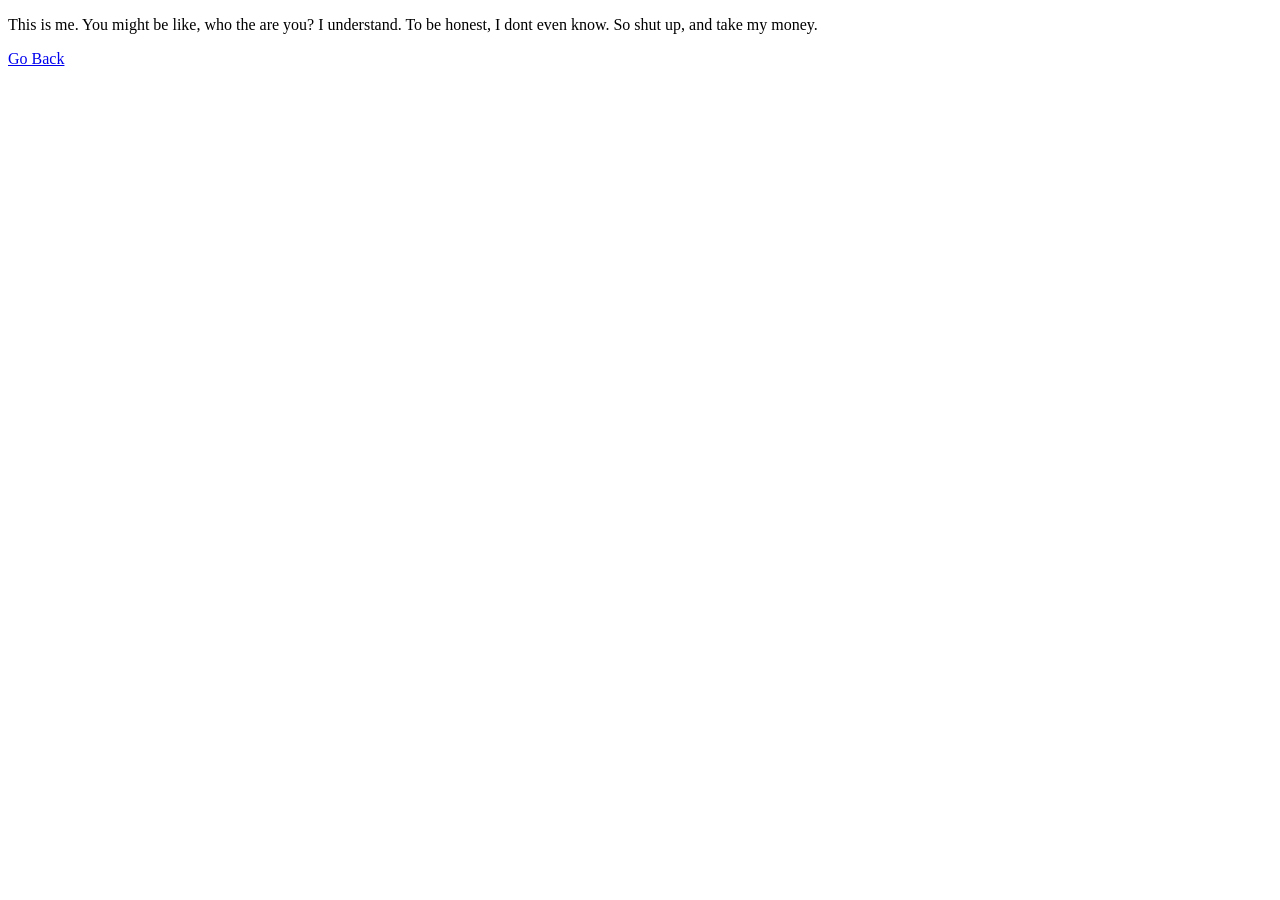
<file: pages/about.html>
<!DOCTYPE html>
<html lang="en">
<head>
    <meta charset="UTF-8">
    <meta name="viewport" content="width=device-width, initial-scale=1.0">
    <title>About</title>
</head>
<body>
    <p>This is me. You might be like, who the are you? I understand. To be honest, I dont even know. So shut up, and take my money.</p>
    <a href="../index.html">Go Back</a>
</body>
</html>
</file>
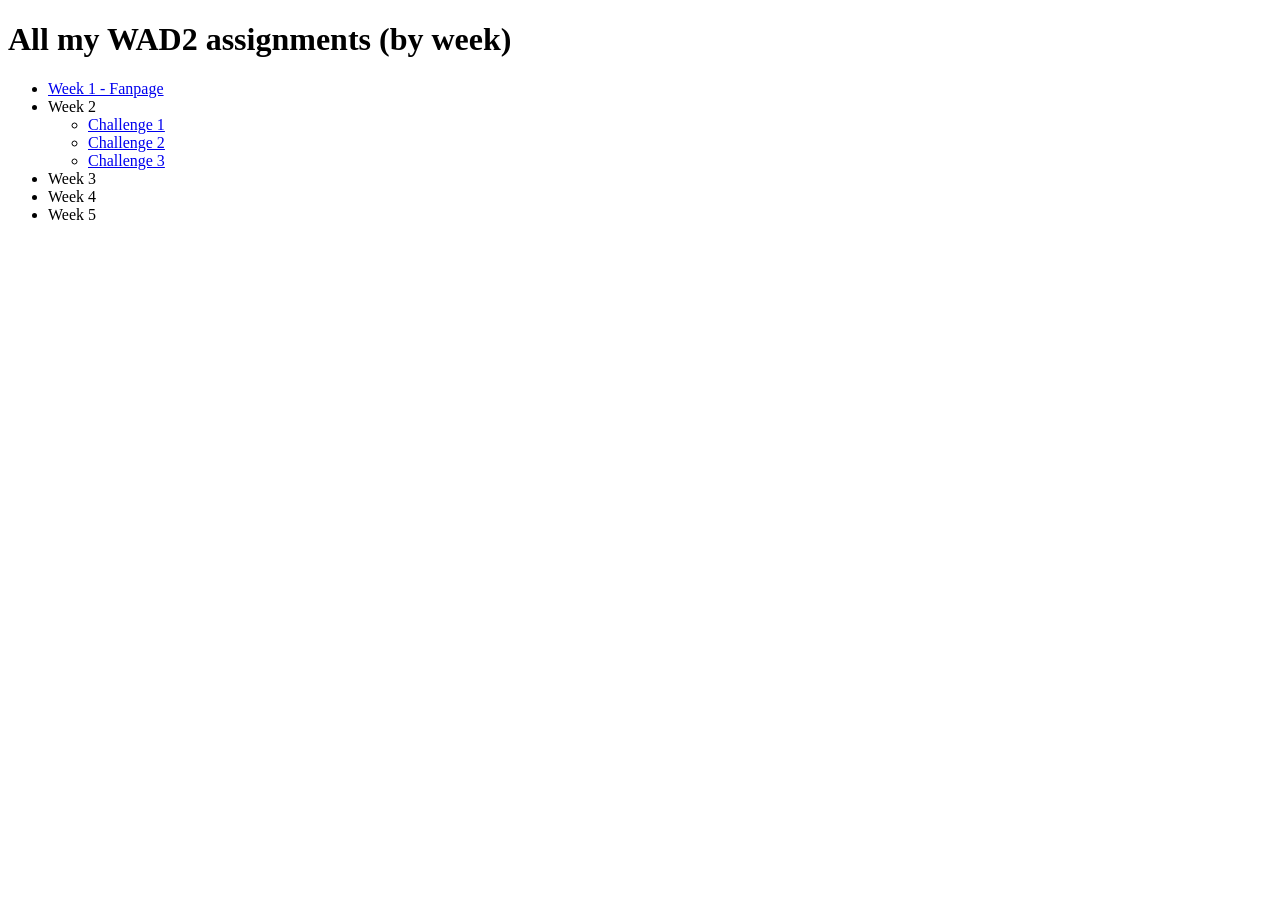
<file: wad2/wad2.html>
<!DOCTYPE html>
<html lang="en">
<head>
  <meta charset="UTF-8">
  <meta name="viewport" content="width=device-width, initial-scale=1.0">
  <title>Exercises List</title>
</head>
<body>
  <h1>All my WAD2 assignments (by week)</h1>
  <ul>
    <li><a href="../fp/fanpage.html">Week 1 - Fanpage</a></li>
    <li>Week 2</li>
    <ul>
      <li><a href="./Week2/Challenge1/home.html">Challenge 1</a></li>
      <li><a href="./Week2/Challenge2/home.html">Challenge 2</a></li>
      <li><a href="./Week2/Challenge3/home.html">Challenge 3</a></li>
    </ul>
    <li>Week 3</li>
    <li>Week 4</li>
    <li>Week 5</li>
    
  </ul>
</body>
</html>
</file>
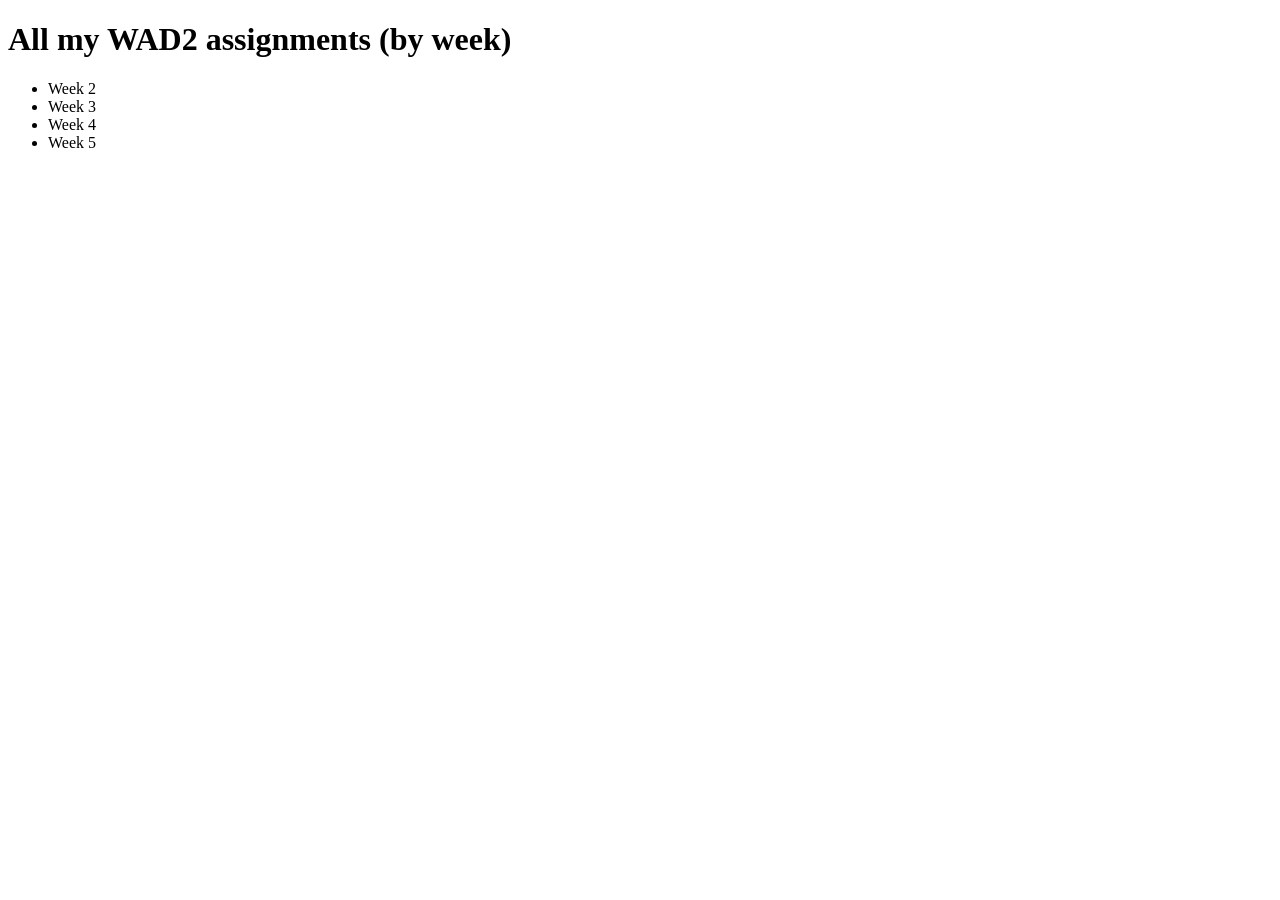
<file: wad2/Week2/wad2.html>
<!DOCTYPE html>
<html lang="en">
<head>
  <meta charset="UTF-8">
  <meta name="viewport" content="width=device-width, initial-scale=1.0">
  <title>Exercises List</title>
</head>
<body>
  <h1>All my WAD2 assignments (by week)</h1>
  <ul>
    <li>Week 2</li>
    <li>Week 3</li>
    <li>Week 4</li>
    <li>Week 5</li>
    
  </ul>
</body>
</html>
</file>
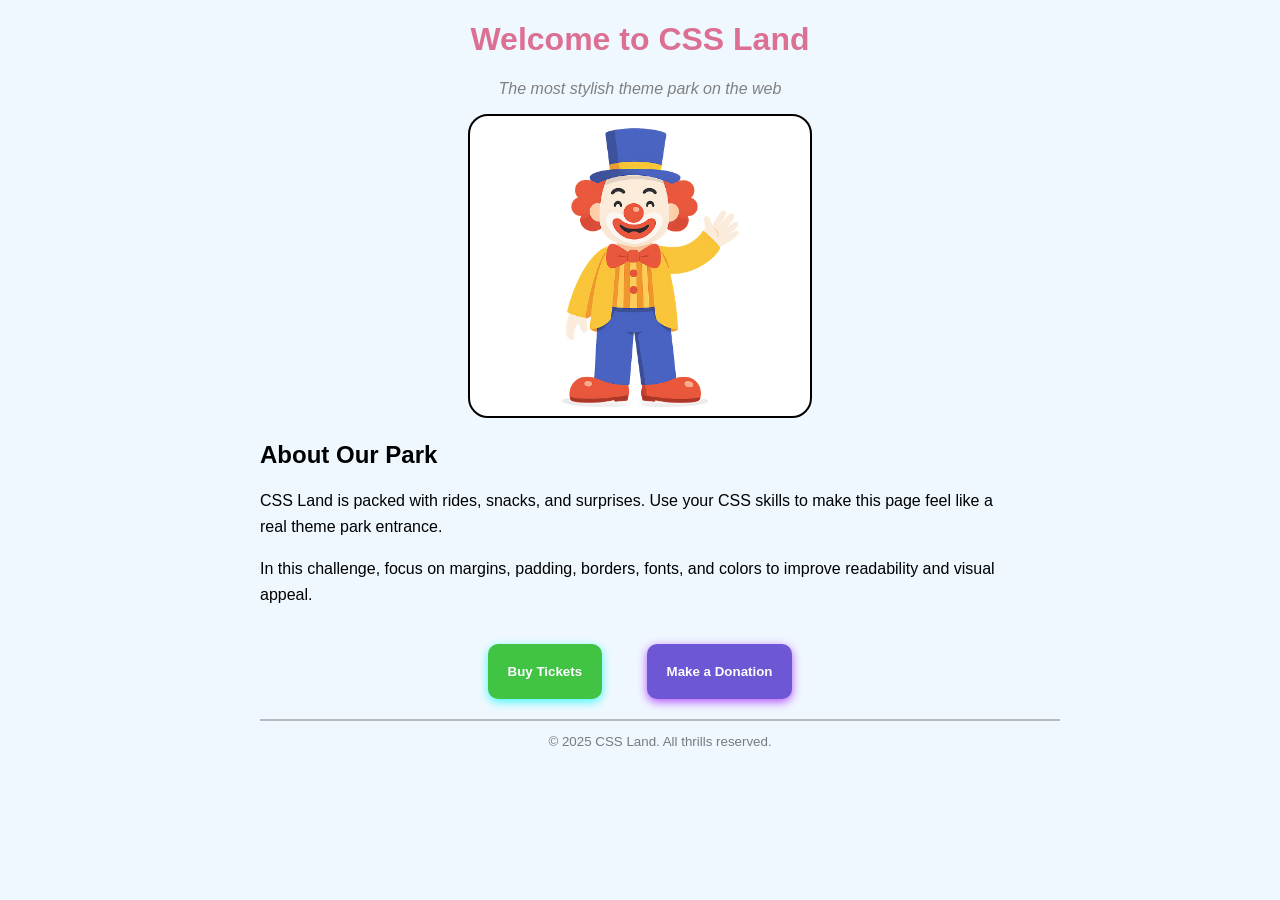
<file: Week2/Challenge1/home.html>
<!DOCTYPE html>
<html lang="en">
<head>
    <meta charset="UTF-8" />
    <meta name="viewport" content="width=device-width, initial-scale=1.0"/>
    <title>Challenge 1 - CSS Land - Welcome</title>
    <link rel="stylesheet" href="styles.css"/>
</head>
<body>

    <!-- DO NOT MODIFY HTML
         YOU MAY ONLY EDIT styles.css
    -->

    <div class="container">

        <header class="site-header">
            <h1>Welcome to <span class="park-name">CSS Land</span></h1>
            <p class="tagline">The most stylish theme park on the web</p>
        </header>

        <main>
            <section class="hero">
                <div class="mascot-placeholder" aria-label="Mascot placeholder" role="img">
                    <img id="mascot-image" src="mascot.png">
                </div>
            </section>

            <section class="about">
                <h2>About Our Park</h2>
                <p>CSS Land is packed with rides, snacks, and surprises. Use your CSS skills to make this
                    page feel like a real theme park entrance.
                </p>
                <p>In this challenge, focus on margins, padding, borders, fonts, and colors to improve
                    readability and visual appeal.
                </p>
            </section>

            <section class="actions">
                <button class="buy-tickets">Buy Tickets</button>
                <button class="make-donation">Make a Donation</button>
            </section>
        </main>

        <footer class="site-footer">
            <p>© 2025 CSS Land. All thrills reserved.</p>
        </footer>

    </div>

</body>
</html>
</file>
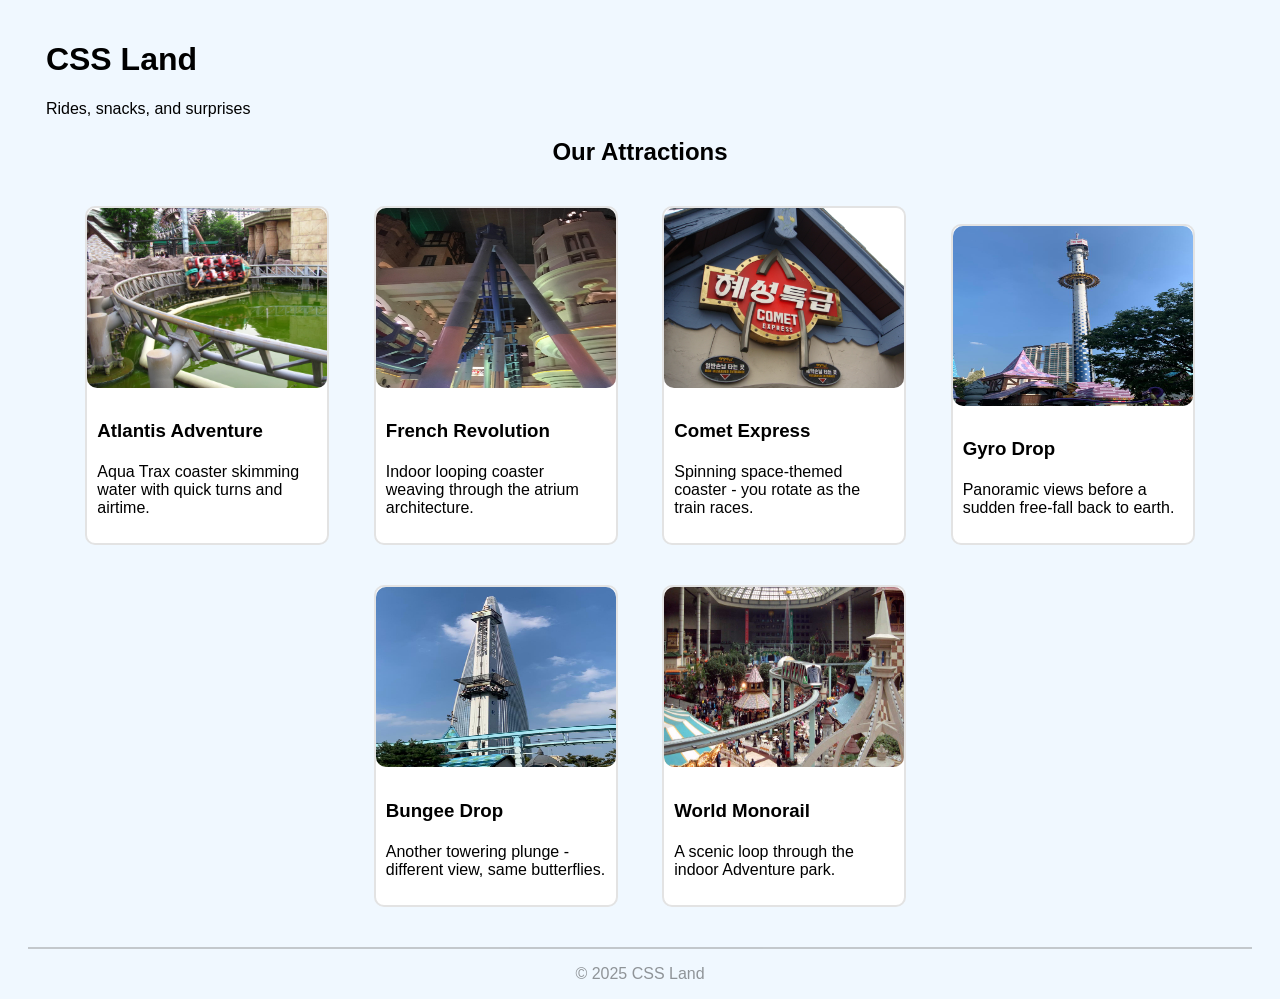
<file: Week2/Challenge2/home.html>
<!DOCTYPE html>
<html lang="en">
<head>
    <meta charset="UTF-8" />
    <meta name="viewport" content="width=device-width, initial-scale=1.0"/>
    <title>Challenge 2 - CSS Land - Attractions Gallery</title>
    <link rel="stylesheet" href="styles.css"/>
</head>
<body>

    <!-- DO NOT MODIFY home.html -->
    <!-- Add all styling in styles.css -->
    <div class="container">
        <header class="site-header">
            <h1>CSS Land</h1>
            <p class="tagline">Rides, snacks, and surprises</p>
        </header>

        <main>
            <section class="attractions">
                <h2>Our Attractions</h2>

                <div class="cards">
                    <article class="card">
                        <img src="images/atlantis.jpg" alt="Atlantis Adventure at Lotte World">
                        <h3>Atlantis Adventure</h3>
                        <p class="blurb">Aqua Trax coaster skimming water with quick turns and airtime.</p>
                    </article>

                    <article class="card">
                        <img src="images/french.jpg" alt="French Revolution indoor coaster">
                        <h3>French Revolution</h3>
                        <p class="blurb">Indoor looping coaster weaving through the atrium architecture.</p>
                    </article>

                    <article class="card">
                        <img src="images/comet.jpg" alt="Comet Express at Lotte World">
                        <h3>Comet Express</h3>
                        <p class="blurb">Spinning space-themed coaster - you rotate as the train races.</p>
                    </article>

                    <article class="card">
                        <img src="images/gyro.jpg" alt="Gyro Drop tower ride at Lotte World">
                        <h3>Gyro Drop</h3>
                        <p class="blurb">Panoramic views before a sudden free-fall back to earth.</p>
                    </article>

                    <article class="card">
                        <img src="images/bungee.jpg" alt="Bungee Drop at Lotte World">
                        <h3>Bungee Drop</h3>
                        <p class="blurb">Another towering plunge - different view, same butterflies.</p>
                    </article>

                    <article class="card">
                        <img src="images/monorail.jpg" alt="World Monorail at Lotte World Adventure">
                        <h3>World Monorail</h3>
                        <p class="blurb">A scenic loop through the indoor Adventure park.</p>
                    </article>
                </div>
            </section>
        </main>

        <footer class="site-footer">
            <p>© 2025 CSS Land</p>
        </footer>
    </div>

</body>
</html>
</file>
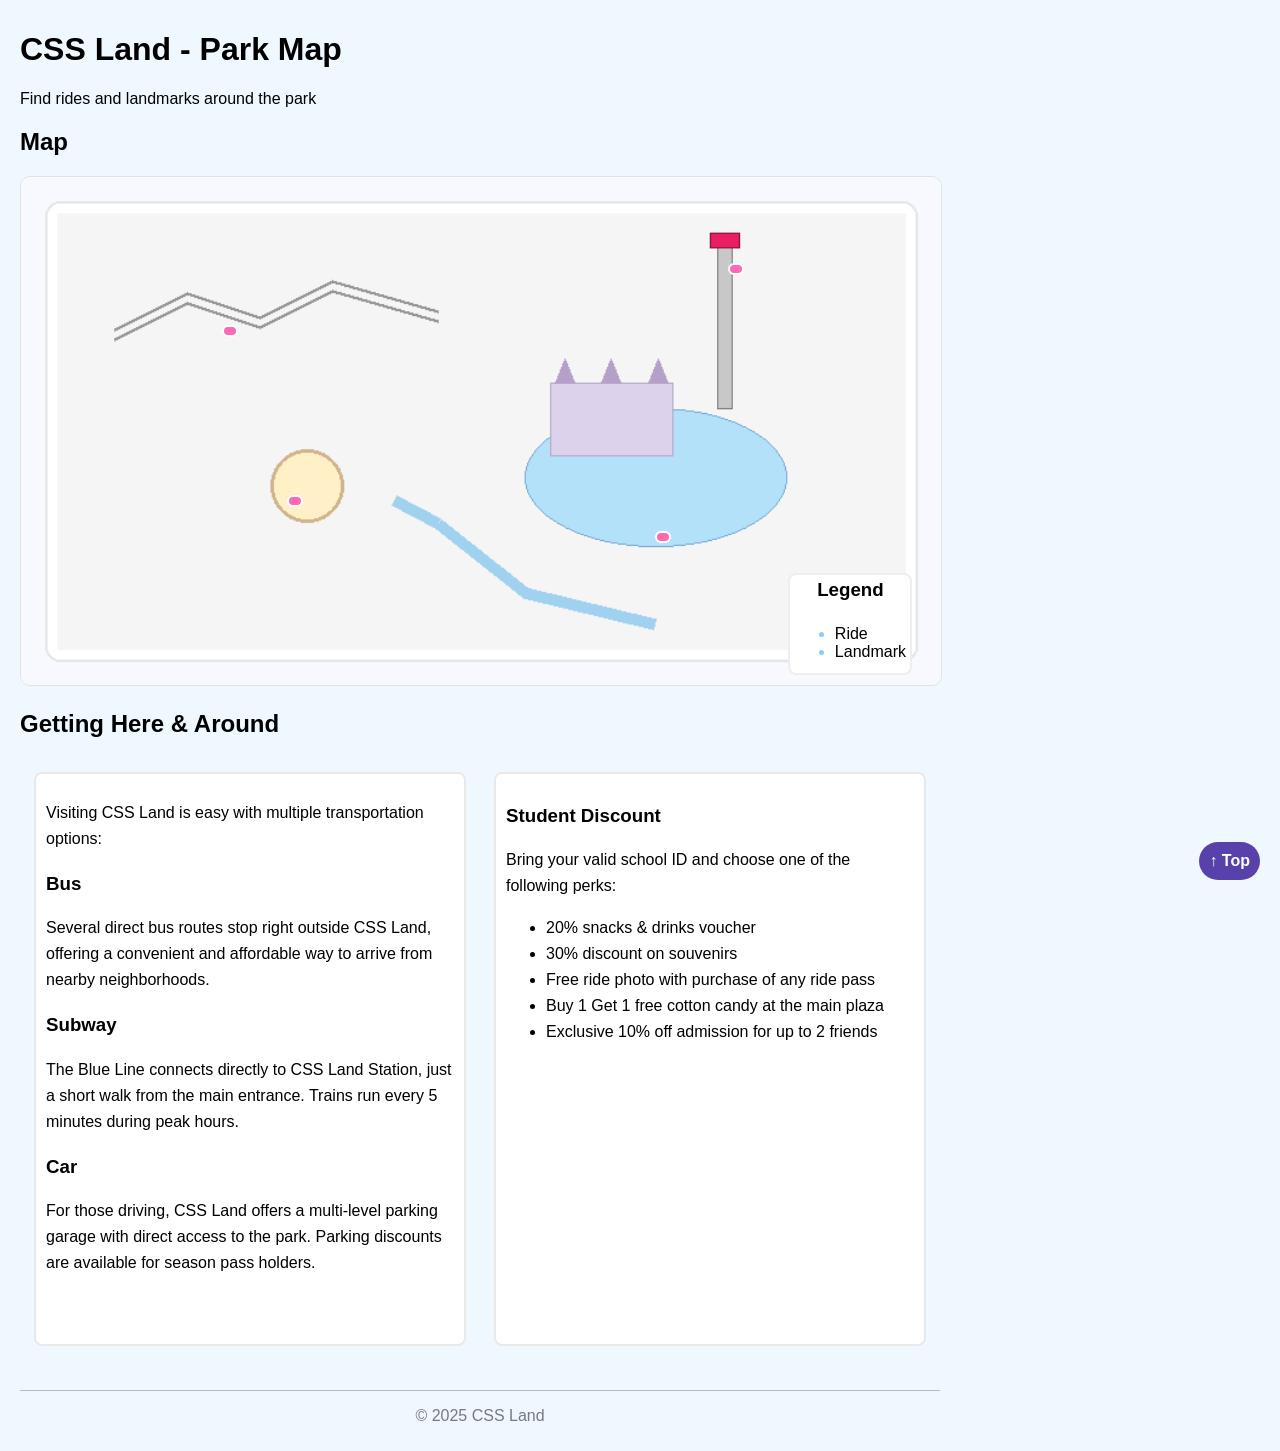
<file: Week2/Challenge3/home.html>
<!DOCTYPE html>
<html lang="en">
<head>
    <meta charset="UTF-8" />
    <meta name="viewport" content="width=device-width, initial-scale=1.0"/>
    <title>Challenge 3 - CSS Land - Park Map</title>
    <link rel="stylesheet" href="styles.css"/>
</head>
<body id="top">
    <!-- DO NOT MODIFY home.html -->
    <!-- Add all your styles in styles.css -->

    <div class="container">
        <header class="site-header">
            <h1>CSS Land - Park Map</h1>
            <p class="tagline">Find rides and landmarks around the park</p>
        </header>

        <main>
            <section class="map-section">
                <h2>Map</h2>

                <!-- Map wrapper: make this the positioning context -->
                <div class="map-wrapper">
                    <!-- Map image -->
                    <img class="park-map" src="map.png" alt="CSS Land Park Map">

                    <!-- Attraction markers (place precisely on the map) -->
                    <button class="marker" id="marker-atlantis" aria-label="Atlantis Adventure">
                        <span class="tooltip">Atlantis Adventure</span>
                    </button>

                    <button class="marker" id="marker-gyro" aria-label="Gyro Drop">
                        <span class="tooltip">Gyro Drop</span>
                    </button>

                    <button class="marker" id="marker-carousel" aria-label="Carousel Dreams">
                        <span class="tooltip">Carousel Dreams</span>
                    </button>

                    <button class="marker" id="marker-river" aria-label="River Rapids">
                        <span class="tooltip">River Rapids</span>
                    </button>

                    <!-- Legend box pinned to map corner -->
                    <aside class="legend">
                        <h3>Legend</h3>
                        <ul>
                            <li><span class="dot-ride"></span> Ride</li>
                            <li><span class="dot-landmark"></span> Landmark</li>
                        </ul>
                    </aside>
                </div>
            </section>

            <section class="transport">
                <h2>Getting Here & Around</h2>
                <div class="transport-columns">
                    <!-- Left column: Transportation info -->
                    <div class="transport-info">
                        <p>Visiting CSS Land is easy with multiple transportation options:</p>

                        <h3>Bus</h3>
                        <p>Several direct bus routes stop right outside CSS Land, offering a convenient and affordable way to arrive from nearby neighborhoods.</p>

                        <h3>Subway</h3>
                        <p>The Blue Line connects directly to CSS Land Station, just a short walk from the main entrance. Trains run every 5 minutes during peak hours.</p>

                        <h3>Car</h3>
                        <p>For those driving, CSS Land offers a multi-level parking garage with direct access to the park. Parking discounts are available for season pass holders.</p>
                    </div>

                    <!-- Right column: Student discount info -->
                    <div class="transport-discounts">
                        <h3>Student Discount</h3>
                        <p>Bring your valid school ID and choose one of the following perks:</p>
                        <ul>
                            <li>20% snacks & drinks voucher</li>
                            <li>30% discount on souvenirs</li>
                            <li>Free ride photo with purchase of any ride pass</li>
                            <li>Buy 1 Get 1 free cotton candy at the main plaza</li>
                            <li>Exclusive 10% off admission for up to 2 friends</li>
                        </ul>
                    </div>
                </div>
            </section>

        </main>

        <!-- Fixed Back to Top button -->
        <a href="#top" class="back-to-top" aria-label="Back to top">↑ Top</a>

        <footer class="site-footer">
            <p>© 2025 CSS Land</p>
        </footer>
    </div>
</body>
</html>
</file>
<file: gallery.css>
/* 

* {
    background-color: rgb(80, 0, 0);
}

#intro {
    color: rgb(222, 221, 221);
}

#content {
    background-color: white;
}

footer {
    width: 100%;
    text-align: center;
    padding: 20px 0;
    background-color: rgb(80,0,0);
    color: white;
}

 */

/* --- Global Resets & Typography --- */
/* --- Global Resets & Typography --- */
* {
    box-sizing: border-box;
    margin: 0;
    padding: 0;
    font-family: "Bodoni Moda", serif;
}

body {
    font-family: 'Inter', -apple-system, BlinkMacSystemFont, "Segoe UI", Roboto, sans-serif;
    background-color: whitesmoke;
    color: #333;
    line-height: 1.6;
}

/* --- New Header Styling (Dark Red Background) --- */
.main-header {
    background-color: rgb(80, 0, 0);
    color: whitesmoke;
    padding: 60px 20px 40px 20px;
    text-align: center;
    box-shadow: 0 4px 12px rgba(0, 0, 0, 0.1);
}

.main-header a{
    color: rgb(250, 148, 148);
}

#intro h1 {
    font-size: 2.8rem;
    margin-bottom: 12px;
    text-transform: uppercase;
    letter-spacing: 2px;
    font-weight: 600;
}

#intro p {
    color: #e0e0e0; /* Slightly softer white for better readability */
    font-size: 1.1rem;
    max-width: 600px;
    margin: 0 auto 30px auto;
}

.badge {
    font-size: 0.8rem;
    background-color: whitesmoke;
    color: rgb(80, 0, 0);
    padding: 3px 10px;
    border-radius: 12px;
    font-weight: 600;
    vertical-align: middle;
    margin-left: 8px;
}

/* --- Navigation Menu (Inside Header) --- */
#catalogue ul {
    list-style: none;
    display: flex;
    justify-content: center;
    gap: 35px;
}

#catalogue a {
    text-decoration: none;
    color: whitesmoke;
    font-weight: 600;
    font-size: 1.1rem;
    padding: 8px 16px;
    transition: all 0.3s ease;
    border-radius: 4px;
    font-family: Arial, Helvetica, sans-serif;
}

/* Subtle hover background effect for the links over the red background */
#catalogue a:hover {
    background-color: rgba(255, 255, 255, 0.15);
}

/* --- Content Layout --- */
.container {
    max-width: 1100px;
    margin: 0 auto;
    padding: 50px 20px;
}

.gallery-section {
    margin-bottom: 60px;
}

.gallery-section h2 {
    color: rgb(80, 0, 0);
    font-size: 1.6rem;
    border-left: 4px solid rgb(80, 0, 0);
    padding-left: 15px;
    margin-bottom: 25px;
}

/* --- Image Grid & Figures (Updated for Full Aspect Ratio) --- */
.grid-container {
    display: grid;
    /* Keeps a clean layout that adapts to screen sizes */
    grid-template-columns: repeat(auto-fill, minmax(320px, 1fr));
    gap: 30px;
}

figure {
    background-color: white;
    border-radius: 8px;
    overflow: hidden;
    box-shadow: 0 4px 12px rgba(0, 0, 0, 0.05);
    transition: transform 0.3s ease, box-shadow 0.3s ease;
    
    /* Forces the figure card to be a flexbox container so the layout stays uniform */
    display: flex;
    flex-direction: column;
}

figure:hover {
    transform: translateY(-5px);
    box-shadow: 0 8px 20px rgba(0, 0, 0, 0.1);
}

/* The frame that holds your photo */
.img-wrapper {
    width: 100%;
    height: 480px; /* Increased height slightly to give full photos room to breathe */
    overflow: hidden;
    
    /* This background color handles the empty space for uncropped wide/tall photos nicely */
    background-color: #f0f0f0; 
    
    display: flex;
    align-items: center;
    justify-content: center;
}

figure img {
    /* Magic properties to show the full image without cropping or stretching */
    width: 100%;
    height: 100%;
    object-fit: contain; 
    
    transition: transform 0.5s ease;
}

figure:hover img {
    transform: scale(1.02); /* Keeps a very gentle scale effect */
}

figcaption {
    padding: 15px 20px;
    font-size: 0.95rem;
    color: #444;
    border-top: 1px solid #eee;
    background-color: white;
    
    /* Pushes the caption perfectly to the bottom of the card if heights vary */
    margin-top: auto; 
}

/* --- Footer --- */
footer {
    background-color: rgb(80, 0, 0);
    color: whitesmoke;
    text-align: center;
    padding: 30px 20px;
    font-size: 0.9rem;
    letter-spacing: 2px;
}

/* --- Mobile Optimization (Screens 768px and smaller) --- */
@media (max-width: 768px) {
    /* 1. Reduce header padding and shrink text size slightly */
    .main-header {
        padding: 40px 15px 30px 15px;
    }

    #intro h1 {
        font-size: 2rem; /* Smaller heading for mobile screens */
        letter-spacing: 1px;
    }

    #intro p {
        font-size: 1rem;
        padding: 0 10px;
    }

    /* 2. Stack navigation links vertically or tighten them up */
    #catalogue ul {
        flex-direction: column; /* Stacks links vertically on small screens */
        gap: 12px;
        align-items: center;
    }

    #catalogue a {
        font-size: 1rem;
        padding: 6px 20px;
        width: 100%;
        max-width: 200px; /* Keeps buttons clean and tappable */
        background-color: rgba(255, 255, 255, 0.08); /* Subtle button look on mobile */
    }

    /* 3. Reduce container spacing so content utilizes screen width */
    .container {
        padding: 30px 15px;
    }

    .gallery-section {
        margin-bottom: 40px;
    }

    .gallery-section h2 {
        font-size: 1.4rem;
        margin-bottom: 20px;
    }

    /* 4. Force grid columns to drop down to 1 column on phone widths */
    .grid-container {
        grid-template-columns: 1fr; /* Takes up full width of the screen */
        gap: 20px;
    }

    /* 5. Lower the image height so they don't force too much vertical scrolling */
    .img-wrapper {
        height: 320px; /* Keeps full photos highly visible but optimized for phone viewports */
    }
    
    figcaption {
        padding: 12px 15px;
        font-size: 0.9rem;
    }
}
</file>
<file: fp/fanpage.css>
/* ============================================================
   KING GNU FAN PAGE
   Palette: ink black / bone / signal amber / deep teal / rust
   Theme system: [data-theme="dark" | "light" | "green"] on <html>
   ============================================================ */

:root {
  --ink:          #0f0e10;
  --ink-soft:     #17161a;
  --bone:         #ede7da;
  --bone-dim:     #b9b3a6;
  --accent-amber: #e8a33d;
  --accent-teal:  #2f7d74;
  --accent-rust:  #c1502e;
  --accent-bone:  #ede7da;

  --font-display: "Zen Kaku Gothic New", "Hiragino Sans", sans-serif;
  --font-body:    "Space Grotesk", "Zen Kaku Gothic New", sans-serif;
  --font-jp:      "Shippori Mincho", serif;

  --radius: 2px;
}

/* ---------- THEME: DARK (default) ---------- */
html[data-theme="dark"] {
  --bg:         var(--ink);
  --bg-raised:  var(--ink-soft);
  --text:       var(--bone);
  --text-dim:   var(--bone-dim);
  --accent:     var(--accent-amber);
  --accent-2:   var(--accent-teal);
  --border:     rgba(237, 231, 218, 0.14);
}

/* ---------- THEME: LIGHT ---------- */
html[data-theme="light"] {
  --bg:         var(--bone);
  --bg-raised:  #ffffff;
  --text:       var(--ink);
  --text-dim:   #5a564e;
  --accent:     var(--accent-rust);
  --accent-2:   var(--accent-teal);
  --border:     rgba(15, 14, 16, 0.12);
}

/* ---------- THEME: GREEN (troll mode — deliberately hideous) ---------- */
html[data-theme="green"] {
  --bg:         #00ff00;
  --bg-raised:  #ccff00;
  --text:       #ff00ff;
  --text-dim:   #0000ff;
  --accent:     #ff0000;
  --accent-2:   #ffff00;
  --border:     #ff00ff;
}

* { box-sizing: border-box; }

html, body {
  margin: 0;
  padding: 0;
  background: var(--bg);
  color: var(--text);
  font-family: var(--font-body);
  transition: background-color .25s ease, color .25s ease;
}

body {
  line-height: 1.6;
  overflow-x: hidden;
}

img { max-width: 100%; display: block; }

/* ============ HEADER ============ */
.site-header {
  display: flex;
  align-items: center;
  justify-content: space-between;
  padding: 28px 6vw;
  border-bottom: 1px solid var(--border);
}

.wordmark { display: flex; flex-direction: column; line-height: 1; }
.wordmark-en {
  font-family: var(--font-display);
  font-weight: 900;
  font-size: clamp(20px, 2.6vw, 28px);
  letter-spacing: 0.04em;
}
.wordmark-jp {
  font-family: var(--font-jp);
  font-size: 13px;
  color: var(--text-dim);
  letter-spacing: 0.15em;
  margin-top: 2px;
}

.theme-toggle {
  display: flex;
  align-items: center;
  gap: 10px;
  background: transparent;
  border: 1px solid var(--border);
  color: var(--text);
  font-family: var(--font-body);
  font-size: 13px;
  letter-spacing: 0.04em;
  padding: 10px 16px;
  border-radius: 999px;
  cursor: pointer;
  transition: border-color .2s ease, transform .15s ease;
}
.theme-toggle:hover { border-color: var(--accent); }
.theme-toggle:active { transform: scale(0.97); }
.theme-toggle:focus-visible {
  outline: 2px solid var(--accent);
  outline-offset: 3px;
}
.theme-toggle-dot {
  width: 9px;
  height: 9px;
  border-radius: 50%;
  background: var(--accent);
  flex-shrink: 0;
}

/* ============ HERO ============ */
.hero {
  display: grid;
  grid-template-columns: 1.15fr 0.85fr;
  gap: 6vw;
  align-items: center;
  padding: 9vw 6vw 7vw;
}

.eyebrow {
  font-size: 12px;
  letter-spacing: 0.18em;
  color: var(--accent);
  font-weight: 700;
  margin: 0 0 18px;
}

.hero-title {
  font-family: var(--font-display);
  font-weight: 900;
  font-size: clamp(38px, 5.6vw, 74px);
  line-height: 1.03;
  letter-spacing: -0.01em;
  margin: 0 0 22px;
}

.hero-sub {
  max-width: 46ch;
  font-size: 17px;
  color: var(--text-dim);
  margin: 0;
}

.hero-photo-frame {
  aspect-ratio: 4 / 5;
  border: 1px solid var(--border);
  border-radius: var(--radius);
  overflow: hidden;
  position: relative;
  background: var(--bg-raised);
}

.hero-photo { width: 100%; height: 100%; object-fit: contain; }

.hero-photo-placeholder {
  width: 100%;
  height: 100%;
  display: flex;
  flex-direction: column;
  align-items: center;
  justify-content: center;
  gap: 8px;
  text-align: center;
  color: var(--text-dim);
  font-size: 13px;
  padding: 20px;
  background:
    repeating-linear-gradient(
      45deg,
      transparent, transparent 10px,
      var(--border) 10px, var(--border) 11px
    );
}
.placeholder-hint {
  font-family: monospace;
  font-size: 11px;
  opacity: 0.7;
}

/* ============ SECTION SHELL ============ */
.section {
  padding: 5vw 6vw;
  border-top: 1px solid var(--border);
}

.section-label {
  font-family: var(--font-body);
  font-weight: 700;
  font-size: 13px;
  letter-spacing: 0.14em;
  color: var(--accent);
  text-transform: uppercase;
  margin: 0 0 2.4em;
}

/* ============ BIO ============ */
.bio-grid {
  display: grid;
  grid-template-columns: repeat(3, 1fr);
  gap: 3.5vw;
}

.bio-text { margin: 0; color: var(--text-dim); font-size: 16px; }
.hl { color: var(--accent); font-weight: 600; }

/* ============ MIXTURE METER ============ */
.mixture-intro {
  max-width: 60ch;
  color: var(--text-dim);
  margin: 0 0 2.6em;
}

.mixture-meter { display: flex; flex-direction: column; gap: 20px; max-width: 700px; }

.mixture-row {
  display: grid;
  grid-template-columns: 170px 1fr 46px;
  align-items: center;
  gap: 16px;
}

.mixture-tag {
  font-size: 14px;
  color: var(--text);
}

.mixture-bar {
  height: 10px;
  border-radius: 999px;
  background: var(--bg-raised);
  border: 1px solid var(--border);
  overflow: hidden;
}

.mixture-fill {
  height: 100%;
  width: var(--pct);
  background: var(--hue);
  border-radius: 999px;
  transform-origin: left;
  animation: fillbar 1.1s ease-out;
}

@keyframes fillbar {
  from { transform: scaleX(0); }
  to   { transform: scaleX(1); }
}

.mixture-pct {
  font-size: 13px;
  color: var(--text-dim);
  text-align: right;
  font-variant-numeric: tabular-nums;
}

/* ============ FACTS ============ */
.facts-grid {
  display: grid;
  grid-template-columns: repeat(3, 1fr);
  gap: 1px;
  background: var(--border);
  border: 1px solid var(--border);
}

.fact-card {
  background: var(--bg);
  padding: 2.2em;
  display: flex;
  flex-direction: column;
  gap: 10px;
}

.fact-index {
  font-family: var(--font-display);
  font-weight: 900;
  font-size: 13px;
  color: var(--accent-2);
}

.fact-card h3 {
  margin: 0;
  font-family: var(--font-display);
  font-weight: 700;
  font-size: 18px;
}

.fact-card p {
  margin: 0;
  color: var(--text-dim);
  font-size: 14.5px;
}

/* ============ FOOTER ============ */
.site-footer {
  padding: 3em 6vw 4em;
  text-align: center;
  font-size: 12.5px;
  color: var(--text-dim);
}

/* ============ RESPONSIVE ============ */
@media (max-width: 860px) {
  .hero { grid-template-columns: 1fr; padding-top: 14vw; }
  .hero-photo-frame { order: -1; aspect-ratio: 16/10; }
  .bio-grid { grid-template-columns: 1fr; gap: 1.4em; }
  .facts-grid { grid-template-columns: 1fr; }
  .mixture-row { grid-template-columns: 110px 1fr 40px; }
}

/* ============ REDUCED MOTION ============ */
@media (prefers-reduced-motion: reduce) {
  * { animation-duration: 0.001ms !important; transition-duration: 0.001ms !important; }
}

/* ================================================================
   GREEN "TROLL" MODE OVERRIDES — deliberately, aggressively ugly.
   Comic Sans, clashing neon, marquee-style motion, rotated cards,
   rainbow dashed borders. This is the joke mode. Enjoy the pain.
   ================================================================ */
html[data-theme="green"] body {
  font-family: "Comic Sans MS", "Comic Sans", cursive !important;
  cursor: crosshair;
}

html[data-theme="green"] .wordmark-en,
html[data-theme="green"] .hero-title,
html[data-theme="green"] .section-label,
html[data-theme="green"] .fact-card h3 {
  font-family: "Comic Sans MS", "Comic Sans", cursive !important;
}

html[data-theme="green"] .site-header {
  border-bottom: 6px dashed magenta;
  background: repeating-linear-gradient(
    90deg, #00ff00, #00ff00 20px, #ccff00 20px, #ccff00 40px
  );
}

html[data-theme="green"] .wordmark-en {
  color: #ff00ff;
  text-shadow: 3px 3px 0 #ffff00, -2px -2px 0 #0000ff;
  animation: troll-shake 0.4s infinite;
}

html[data-theme="green"] .wordmark-jp { color: #0000ff; }

html[data-theme="green"] .theme-toggle {
  background: #ff0000;
  color: #ffff00;
  border: 4px dotted #0000ff;
  border-radius: 0;
  font-weight: bold;
  animation: troll-wiggle 0.8s infinite;
}

html[data-theme="green"] .hero-title {
  color: #ff0000;
  text-shadow: 4px 4px 0 #ffff00, -3px -3px 0 #0000ff, 0 0 20px #ff00ff;
  transform: rotate(-1.5deg);
}

html[data-theme="green"] .eyebrow {
  color: #0000ff;
  background: #ffff00;
  display: inline-block;
  padding: 4px 10px;
  transform: rotate(2deg);
}

html[data-theme="green"] .hero-sub { color: #000080; font-weight: bold; }

html[data-theme="green"] .hero-photo-frame {
  border: 8px ridge #ff00ff;
  transform: rotate(1deg);
  box-shadow: 0 0 0 4px #ffff00, 0 0 30px 6px #ff0000;
}

html[data-theme="green"] .hero-photo-placeholder {
  color: #ff0000;
  font-weight: bold;
  background: repeating-linear-gradient(
    45deg, #ccff00, #ccff00 10px, #ff00ff 10px, #ff00ff 20px
  );
}

html[data-theme="green"] .section {
  border-top: 6px dashed #ff00ff;
}

html[data-theme="green"] .section-label {
  color: #ff0000;
  background: #ffff00;
  display: inline-block;
  padding: 3px 12px;
  transform: rotate(-2deg);
  text-shadow: none;
}

html[data-theme="green"] .hl {
  color: #0000ff;
  background: #ffff00;
  font-weight: bold;
}

html[data-theme="green"] .bio-text,
html[data-theme="green"] .mixture-intro,
html[data-theme="green"] .mixture-tag,
html[data-theme="green"] .site-footer {
  color: #ff00ff;
  font-weight: bold;
}

html[data-theme="green"] .mixture-bar {
  border: 3px dotted #ff0000;
  border-radius: 0;
  background: #ffff00;
}

html[data-theme="green"] .mixture-pct { color: #0000ff; font-weight: bold; }

html[data-theme="green"] .facts-grid {
  background: #ff00ff;
  border: 6px double #ff0000;
}

html[data-theme="green"] .fact-card {
  background: #ccff00;
  transform: rotate(-1deg);
}
html[data-theme="green"] .fact-card:nth-child(even) { transform: rotate(1deg); }

html[data-theme="green"] .fact-card h3 {
  color: #ff0000;
  text-shadow: 2px 2px 0 #0000ff;
}

html[data-theme="green"] .fact-card p { color: #000080; font-weight: bold; }
html[data-theme="green"] .fact-index { color: #ff00ff; text-shadow: 1px 1px 0 #000; }

@keyframes troll-shake {
  0%, 100% { transform: rotate(-1deg); }
  50%      { transform: rotate(1deg); }
}

@keyframes troll-wiggle {
  0%, 100% { transform: scale(1) rotate(0deg); }
  50%      { transform: scale(1.06) rotate(-3deg); }
}

@media (prefers-reduced-motion: reduce) {
  html[data-theme="green"] .wordmark-en,
  html[data-theme="green"] .theme-toggle {
    animation: none !important;
  }
}
</file>
<file: Week2/Challenge1/styles.css>
/* styles.css - Challenge #1 (Skeleton) */
body {
  font-family: Arial, Helvetica, sans-serif;
  background-color: aliceblue;
}

.container {
  margin: auto;
  /* display: flex;
  align-content: center; */
  text-align: center;
  max-width: 800px;
}

h1 {
  color: palevioletred;
}

.tagline {
  font-style: italic;
  color: grey;

}

img {
  border: 2px solid black;
  border-radius: 20px;
  padding-left: 20px;
  padding-right: 20px;
  background-color: white;
  width: 300px;
  max-width: 800px;
}

.about{
  text-align: left;
  padding-left: 20px;
  padding-right: 20px;
  line-height: 26px;
}

button {
  padding: 20px;
  color: white;
  font-weight: bolder;
  border: none;
  margin: 20px;
  border-radius: 10px;
  opacity: 80%;
}

button:hover{
  opacity: 100%;
  transform:scale(1.2);
  cursor: pointer;
}



.buy-tickets {
  background-color: rgb(22, 183, 22);
  box-shadow: 0 3px 10px rgb(29, 247, 251); 
}

.make-donation {
  background-color: rgb(78, 47, 203);
  box-shadow: 0 3px 10px rgba(162, 29, 251, 0.931); 
}

.site-footer {
  width: 100%;
  opacity: 50%;
  font-size: smaller;
  margin-left: 20px;
  margin-right: 20px;
  border-top: 2px solid grey;
}
</file>
<file: Week2/Challenge2/styles.css>
/* styles.css - Challenge #2 (Skeleton: Rides Gallery) */


/* 0) Base page */
body {
  font-family: Arial, Helvetica, sans-serif;
  background-color: aliceblue;
}

/* 1) Container */
.container {
  margin: auto;

}

/* 2) Section heading */
.attractions h2{
  text-align: center;
}

.site-header {
  margin-left: 3%;

}

h1 {
  padding-top: 20px;
}

/* 3) Cards wrapper (center all cards horizontally) */
.cards {
  text-align: center;

}

/* 4) Card (size, spacing, border, rounded corners) */
.card {
  display: inline-block;
  width: 240px;

  margin: 20px;
  border: 2px solid rgb(227, 227, 227);
  border-radius: 10px;
  background-color: white;

  text-align: left;

}

.card img{
  border-radius: 10px;
  width: 100%;
  height: 180px;
}


/* 5) Card text (h3 title, paragraph blurb) */
.card h3 {
  padding: 10px;
}

.card p {
  margin-top: -18px;
  padding: 10px;
}

/* 6) Card image (fit within card, centered) */


/* 7) Hover state: change border to green, then make it wigglew */


/* 8) Footer */
footer {
  margin-top: 20px;
  margin-left: 20px;
  margin-right: 20px;
  text-align: center;
  opacity: 40%;
  border-top: 2px solid grey;
}
</file>
<file: Week2/Challenge3/styles.css>
/* styles.css - Challenge #3 (Skeleton: Park Map - Positioning) */


/* 0) Base page (font, background, text color, remove default margins) */
body {
  font-family: Arial, Helvetica, sans-serif;
  background-color: aliceblue;
  margin: auto;
}

/* 1) Container (center, max-width, padding) */
.container {
  padding: 10px 20px;
  max-width: 920px;
}

/* 2) Map section heading (spacing, readability) */


/* 3) Map wrapper
   - Make this the positioning context for absolute children (hint: relative).
   - Ensure it doesn't overflow horizontally.
*/
.map-wrapper{
  position: relative;
}

/* 4) Map image
   - Keep it responsive inside the container (full width of wrapper, auto height).
*/
.park-map {
  border: 1px solid rgba(224, 224, 224, 0.9);
  border-radius: 10px;
  width: 100%;

}

/* 5) Markers
   - Style as small circular buttons (size, color, border-radius).
   - Absolutely position them using top/left percentages so they sit over the map.
   - Center each marker over its coordinates (hint: translate).
   - Ensure markers appear ABOVE the map (z-index).
*/
.marker {
  position: absolute;

  width: 2px;
  height: 12px;
  border-radius: 100px;
  border: 2px solid white;
  background-color: hotpink;
}

#marker-atlantis{
  top: 29%;
  left: 22%;
}
#marker-gyro{
  top: 17%;
  left: 77%;
}
#marker-carousel{
  top: 62%;
  left: 29%;
}
#marker-river{
  top: 69%;
  left: 69%;
}

/* 6) Tooltips
   - Hidden by default; visible on hover of the marker.
   - Small label box above the marker (position absolute relative to marker).
   - Add a subtle background, border, and rounded corners.
   - Raise above map and marker with z-index.
*/
.tooltip{
  display: none;
}

/* .tooltip:hover{

} */

.marker:hover .tooltip {
  display: flex;
  justify-content: center;
  text-align: center;
  width: 120px;
  padding: 20px 40px;
  color: white;
  background-color: black;
  opacity: 80%;
  border: none;
  border-radius: 12px;

}


/* 7) Legend box
   - Position absolute INSIDE the map wrapper, bottom-right corner.
   - Add background, padding, small rounded corners.
   - Keep text legible and compact.
  
*/
.legend h3{

  line-height: 1px;
}

.legend {
  position: absolute;
  right: 3%;
  bottom: 3%;

  display: flex;
  flex-direction: column;
  justify-content: center;
  align-items: center;
  background-color: white;
  border-radius: 8px;
  padding: 9px 10px;
  padding-right: 10px;
  width: 100px;
  height: 80px;

  border: 2px solid rgb(239, 237, 237);

  z-index: 1000;

}

.legend ul li::marker{
  color: lightskyblue;
}


/* 8) Fixed Back to Top button
   - Position fixed at bottom-right of viewport.
   - Visible at all times.
   - Style as a small pill button.
   - Keep above everything with z-index.
   
*/
.back-to-top {
  display: inline-block;
  padding: 10px;
  background-color: rgb(50, 19, 151);
  color: white;
  border-radius: 30px;
  text-decoration: none;
  font-weight: bolder;
  opacity: 80%;
  position: fixed;
  bottom: 20px;   
  right: 20px;    
  z-index: 1000;  
}


.back-to-top:hover {
  display: inline-block;
  translate: 0 -2px;
  opacity: 100%;
}
/* 9) Footer (muted, centered) */
footer {
  margin-top: 30px;
  text-align: center;
  opacity: 50%;
  border-top: 1px solid grey;
}

/* 10) Getting Here & Around section styling  */
.transport-columns {
  display: grid;
  grid-template-columns: 1fr 1fr;
}

.transport-columns div {
  line-height: 26px;
  margin: 14px;
  height: 550px;
  background-color: white;
  padding: 10px;
  border-radius: 8px;
  border: 2px solid rgb(234, 233, 233);
}
</file>
